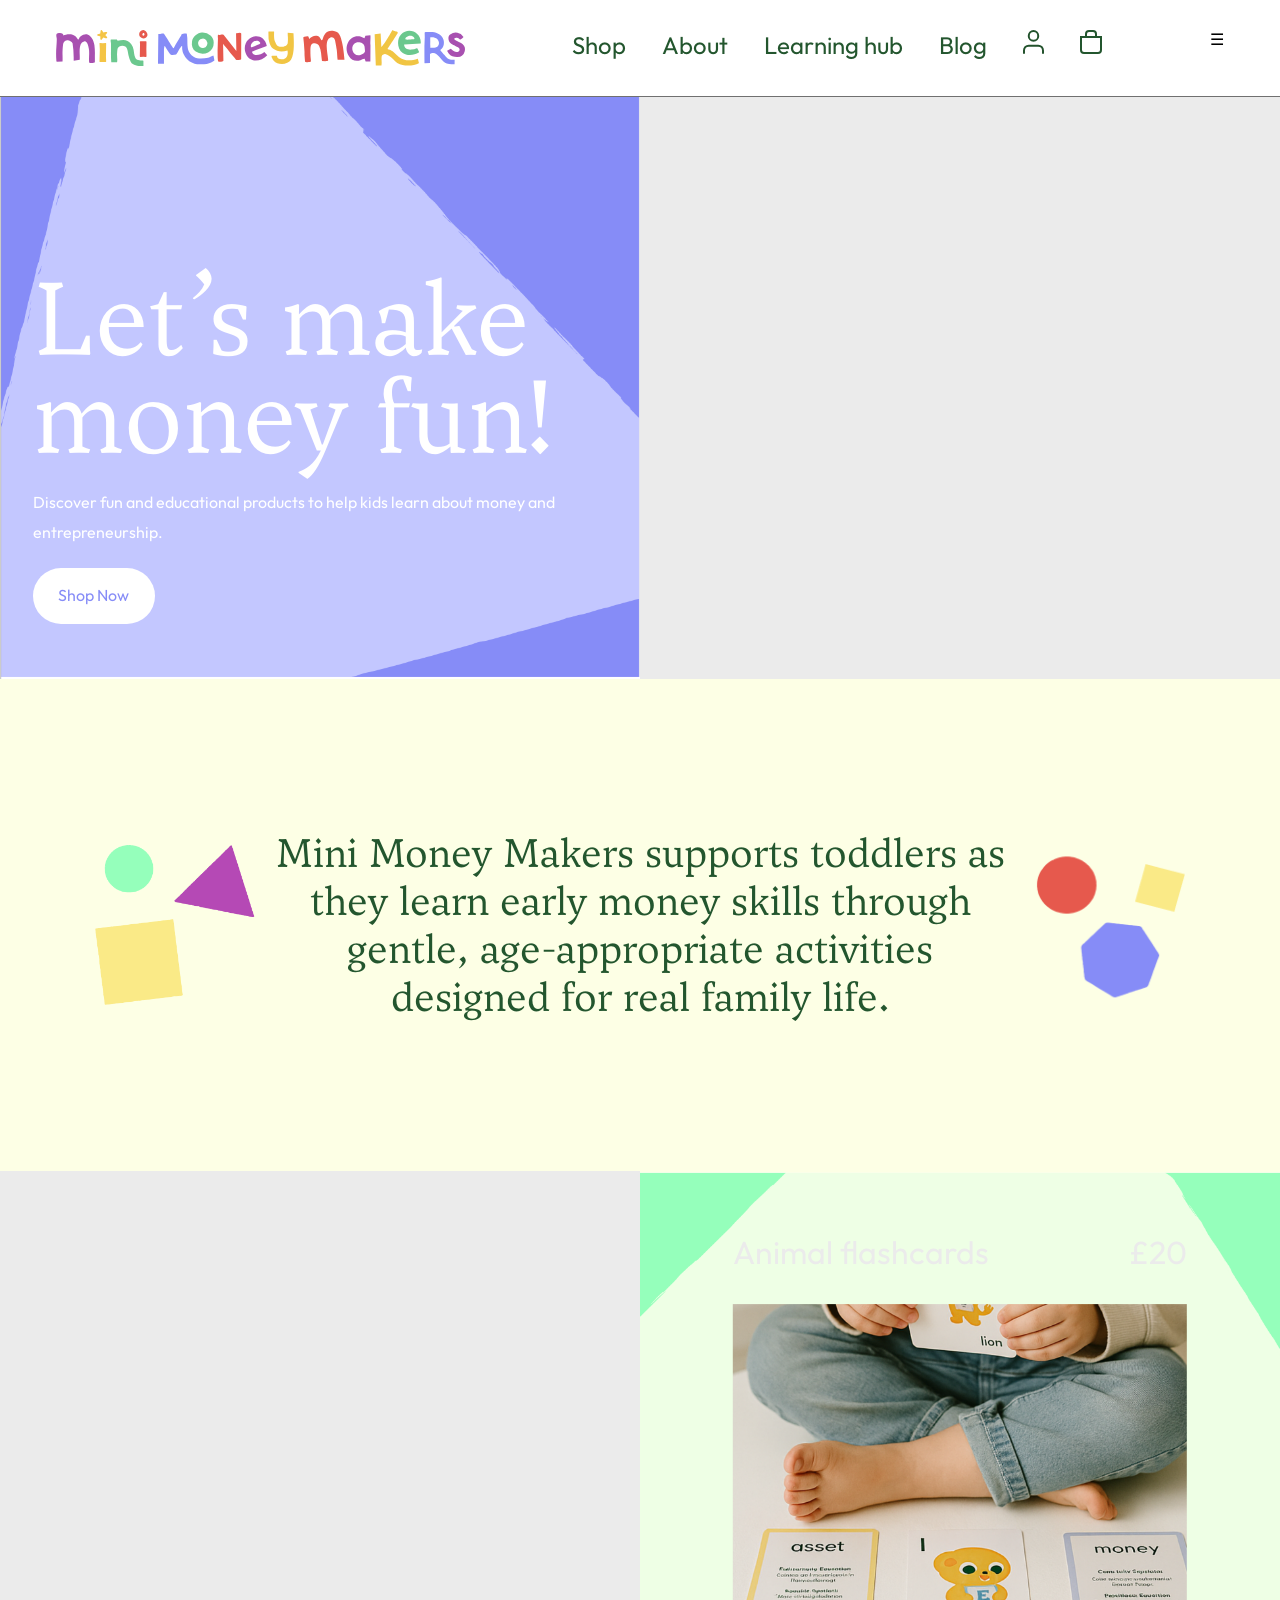
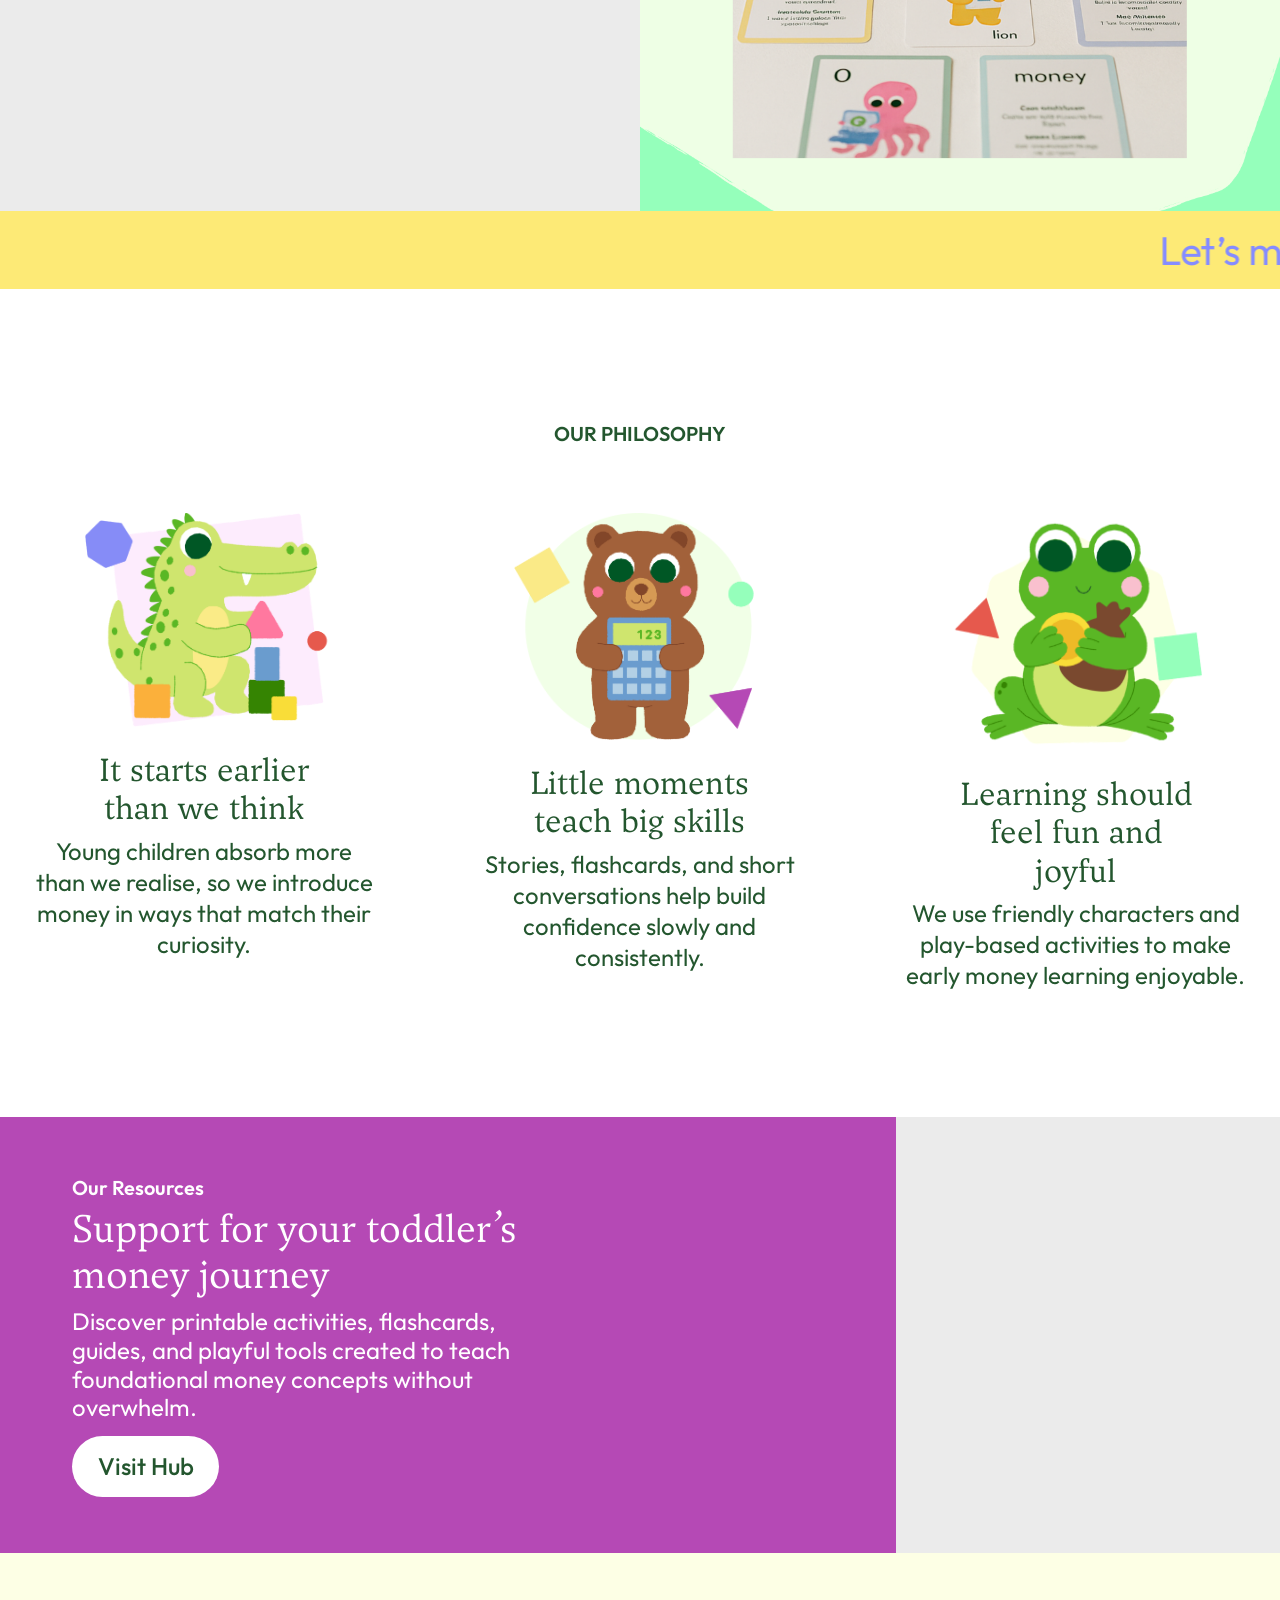
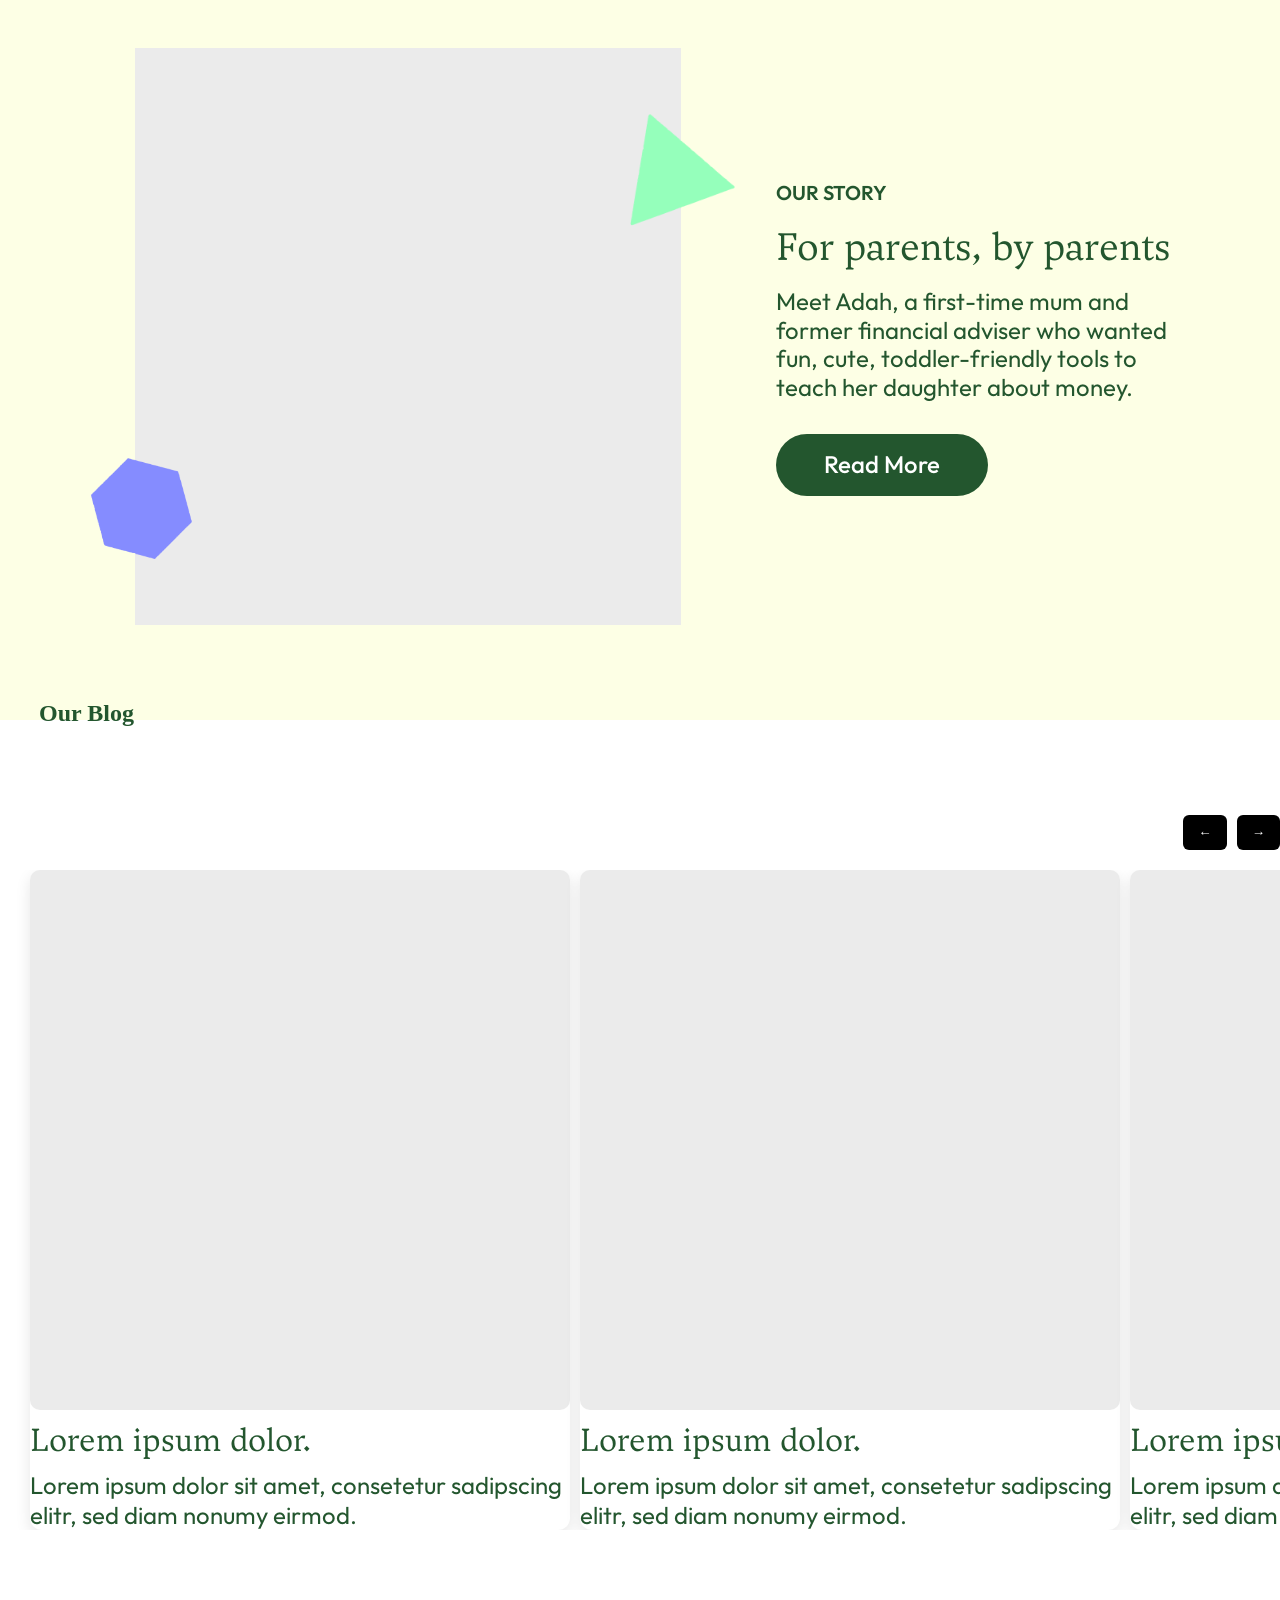
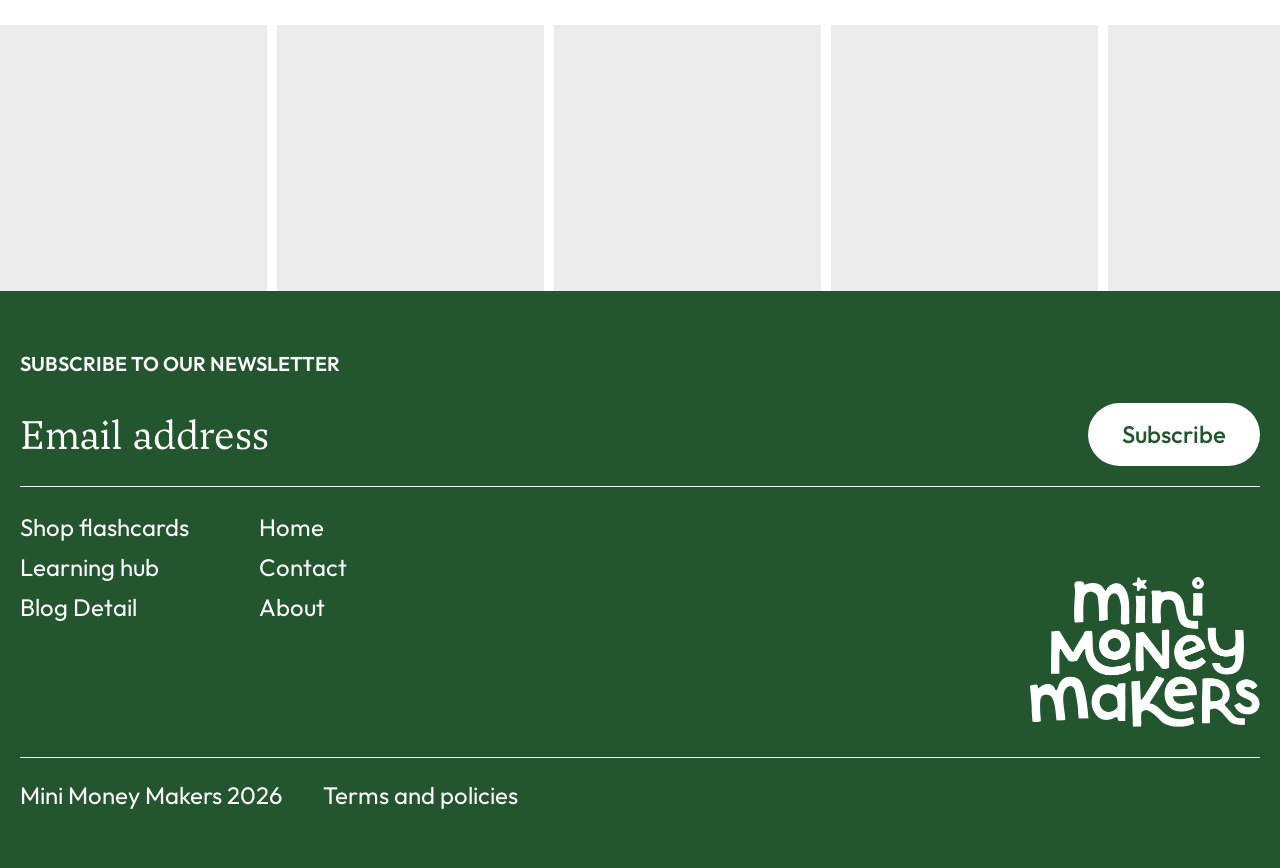
<file: index.html>
<!DOCTYPE html>
<html lang="en">
<head>
    <meta charset="UTF-8">
    <meta name="viewport" content="width=device-width, initial-scale=1.0">
    <title>Mini Money Makers</title>
    <link rel="stylesheet" href="./css/style.css">
</head>
<body>
    <!-- Header -->
    <div id="header"></div>
    <!-- hero Banner Section -->
    <section class="hero-banner">
        <div class="hero-content">
            <img src="./images/top image.PNG" alt="Hero background image">
            <div class="content">
                <h1>Let’s make money fun!</h1>
                <p>Discover fun and educational products to help kids learn about money and entrepreneurship.</p>
                <a href="/shop" class="cta-button">Shop Now</a>
            </div>
        </div>
        <div class="hero-right-img">
            <img src="./images/top-side-image.png" alt="new side baner image">
        </div>
    </section>

    <!-- about Section -->
    <section class="main-about-section">
        <div class="main-about-wrapper">
            <img class="left-img" src="./images/text-1.png" alt="text one image">
            <div class="content">
                <p>Mini Money Makers supports toddlers as they learn early money skills through gentle, age-appropriate activities designed for real family life.</p>
            </div>
            <img class="right-img" src="./images/text-2.png" alt="text two image">
        </div>
    </section>

    <!-- Product Section -->
     <section class="section-product">
        <img class="left-image" src="./images/product-side-image.png" alt="">
        <div class="section-product-details">
            <div class="bg-img">
                <img src="./images/product-bg.PNG" alt="">
            </div>
            <div class="section-product-info">
                <div class="price-name">
                    <p class="name">Animal flashcards</p>
                    <p class="price">£20</p>
                </div>
                <img src="./images/product-image.png" alt="product image">
            </div>
        </div>
     </section>
     <!-- marqee Section -->
    <marquee behavior="" direction="">
        <span>Let’s make money fun!</span>
        <span>Let’s make money fun!</span>
        <span>Let’s make money fun!</span>
        <span>Let’s make money fun!</span>
        <span>Let’s make money fun!</span>
        <span>Let’s make money fun!</span>
    </marquee>
    <!-- our philosophy -->
     <section class="our-philosophy">
        <div class="container">
            <h2>Our Philosophy</h2>
            <div class="philosophy-feature">
                <div class="feature-item">
                    <img src="./images/our-ph-1.png" alt="Feature 1">
                    <h3>It starts earlier than we think</h3>
                    <p>Young children absorb more than we realise, so we introduce money in ways that match their curiosity.</p>
                </div>
                <div class="feature-item">
                    <img src="./images/our-ph-2.png" alt="Feature 2">
                    <h3>Little moments teach big skills</h3>
                    <p>Stories, flashcards, and short conversations help build confidence slowly and consistently.</p>
                </div>
                <div class="feature-item">
                    <img src="./images/our-ph3.png" alt="Feature 3">
                    <h3>Learning should feel fun and joyful</h3>
                    <p>We use friendly characters and play-based activities to make early money learning enjoyable.</p>
                </div>
            </div>
        </div>
     </section>
     <!-- Our Resources Section -->
      <section class="our-resources">
        <div class="resources-wrapper">
            <div class="content-wrapper">
                <h2>Our Resources</h2>
                <div class="content-detail">
                    <h3>Support for your toddler’s money journey</h3>
                    <p>Discover printable activities, flashcards, guides, and playful tools created to teach foundational money concepts without overwhelm.</p>
                </div>
                <div class="cta-button">
                    <a href="#">Visit Hub</a>
                </div>
            </div>
            <div class="image-wrapper">
                <img src="./images/our-resources-side-image.png" alt="Resources image">
            </div>
        </div>
      </section>
      <!-- our Story -->
       <section class="our-story">
        <div class="our-story-wrapper">
            <img class="our-story-right-img" src="./images/our-story-right-side.png" alt="">
            <img class="our-story-left-img" src="./images/our-story-left-side.png" alt="">
            <div class="image-area">
                <img src="./images/our-story-main-img.png" alt="Our story image">
            </div>
            <div class="content-area">
                <h2>Our Story</h2>
                <h3>For parents, by parents</h3>
                <p>Meet Adah, a first-time mum and former financial adviser who wanted fun, cute, toddler-friendly tools to teach her daughter about money.</p>
                <a href="#">Read More</a>
            </div>
        </div>
       </section>
       <!-- our blog section -->
        <section class="our-blog">
            <h2>Our Blog</h2>
                <!-- Controls -->
            <div class="slider-controls">
                <button id="prev">←</button>
                <button id="next">→</button>
            </div>
            <div class="blog-wrapper">
                <div class="blog-items">
                    <div class="blog-item">
                        <img src="./images/blog-post-image.png" alt="">
                        <h3>Lorem ipsum dolor.</h3>
                        <p>Lorem ipsum dolor sit amet, consetetur sadipscing elitr, sed diam nonumy eirmod.</p>
                    </div>
                    <div class="blog-item">
                        <img src="./images/blog-post-image.png" alt="">
                        <h3>Lorem ipsum dolor.</h3>
                        <p>Lorem ipsum dolor sit amet, consetetur sadipscing elitr, sed diam nonumy eirmod.</p>
                    </div>
                    <div class="blog-item">
                        <img src="./images/blog-post-image.png" alt="">
                        <h3>Lorem ipsum dolor.</h3>
                        <p>Lorem ipsum dolor sit amet, consetetur sadipscing elitr, sed diam nonumy eirmod.</p>
                    </div>
                    <div class="blog-item">
                        <img src="./images/blog-post-image.png" alt="">
                        <h3>Lorem ipsum dolor.</h3>
                        <p>Lorem ipsum dolor sit amet, consetetur sadipscing elitr, sed diam nonumy eirmod.</p>
                    </div>
                    <div class="blog-item">
                        <img src="./images/blog-post-image.png" alt="">
                        <h3>Lorem ipsum dolor.</h3>
                        <p>Lorem ipsum dolor sit amet, consetetur sadipscing elitr, sed diam nonumy eirmod.</p>
                    </div>
                    <div class="blog-item">
                        <img src="./images/blog-post-image.png" alt="">
                        <h3>Lorem ipsum dolor.</h3>
                        <p>Lorem ipsum dolor sit amet, consetetur sadipscing elitr, sed diam nonumy eirmod.</p>
                    </div>
                </div>
            </div>
        </section>
        <!-- our instagram feed -->
         <section class="instagram-feed">
            <div class="insta-feed-wrapper">
                <div class="insta-img">
                    <img src="./images/instagram-story-img.png" alt="">
                </div>
                <div class="insta-img">
                    <img src="./images/instagram-story-img.png" alt="">
                </div>
                <div class="insta-img">
                    <img src="./images/instagram-story-img.png" alt="">
                </div>
                <div class="insta-img">
                    <img src="./images/instagram-story-img.png" alt="">
                </div>
                <div class="insta-img">
                    <img src="./images/instagram-story-img.png" alt="">
                </div>
                <div class="insta-img">
                    <img src="./images/instagram-story-img.png" alt="">
                </div>
                <div class="insta-img">
                    <img src="./images/instagram-story-img.png" alt="">
                </div>
                <div class="insta-img">
                    <img src="./images/instagram-story-img.png" alt="">
                </div>
                <div class="insta-img">
                    <img src="./images/instagram-story-img.png" alt="">
                </div>
            </div>
         </section>
         <!-- Footer -->
         <div id="footer"></div>
    <script src="./js/script.js"></script>
</body>
</html>
</file>
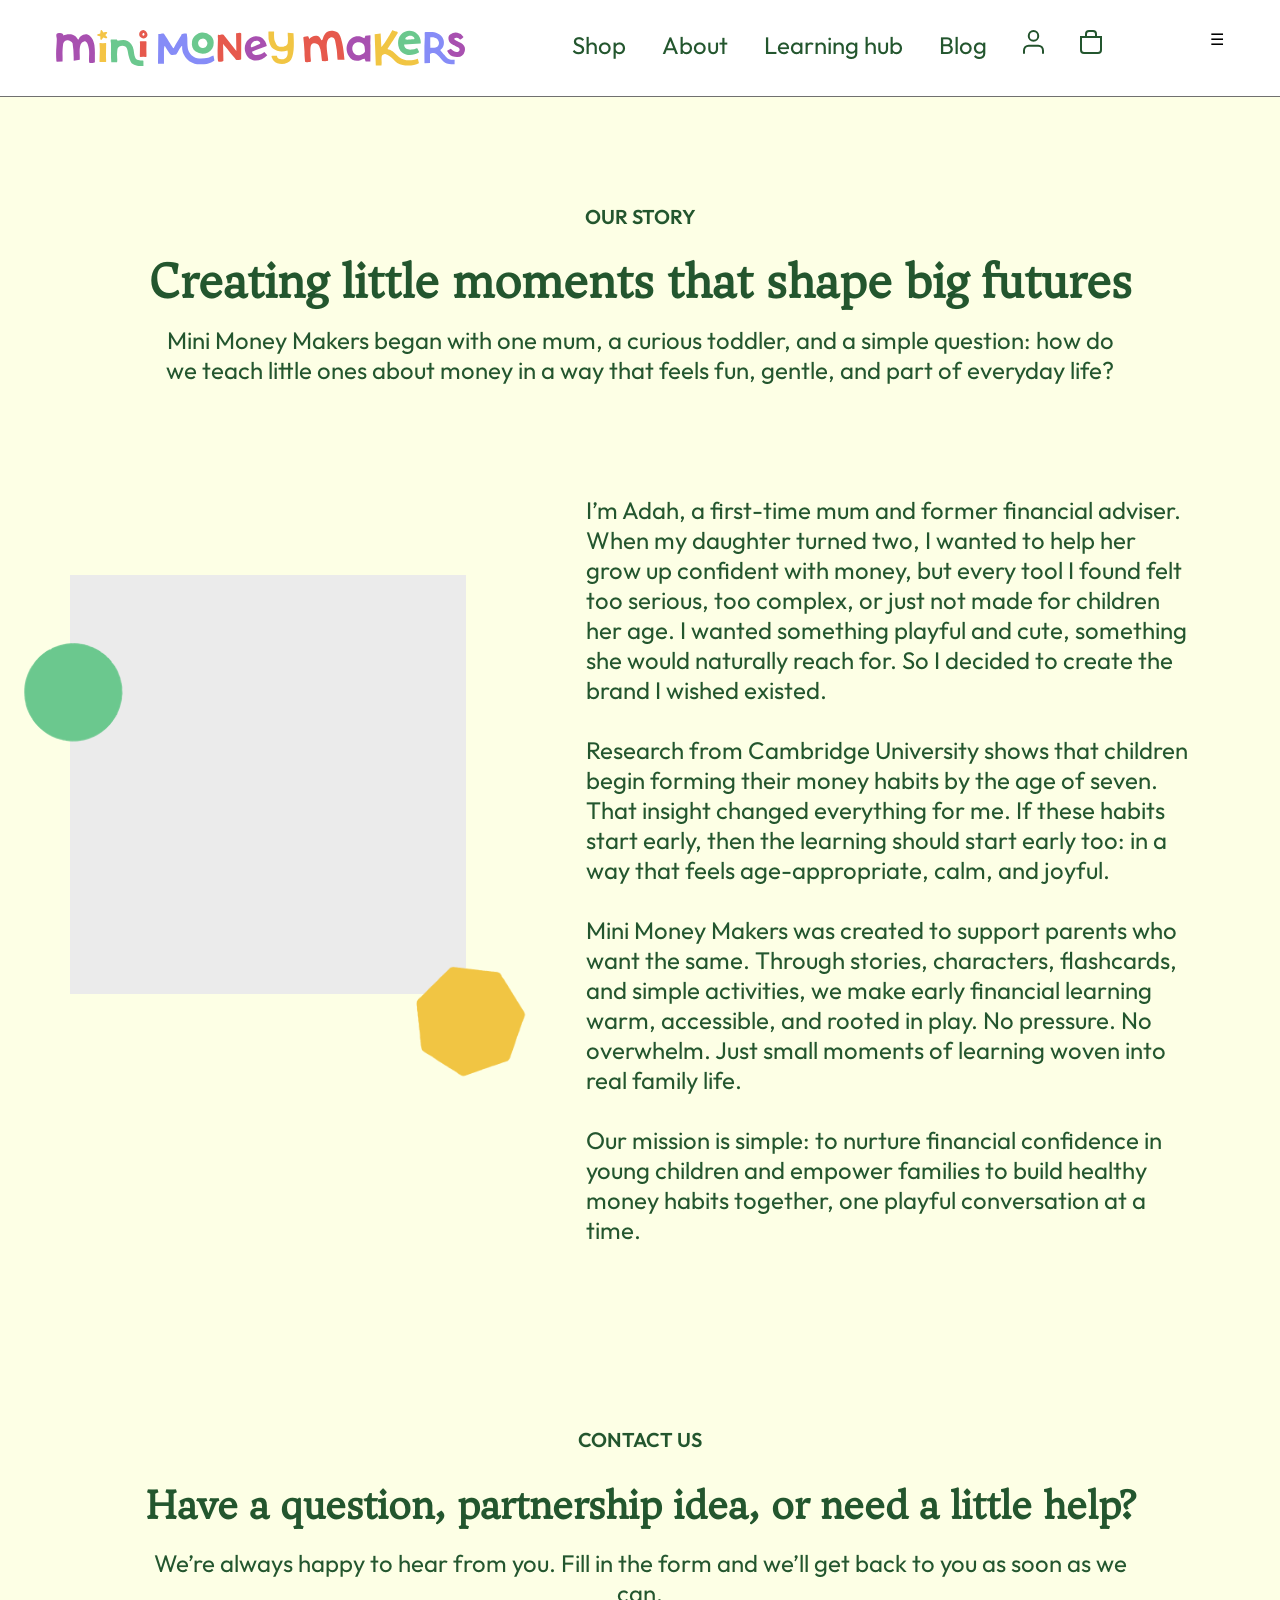
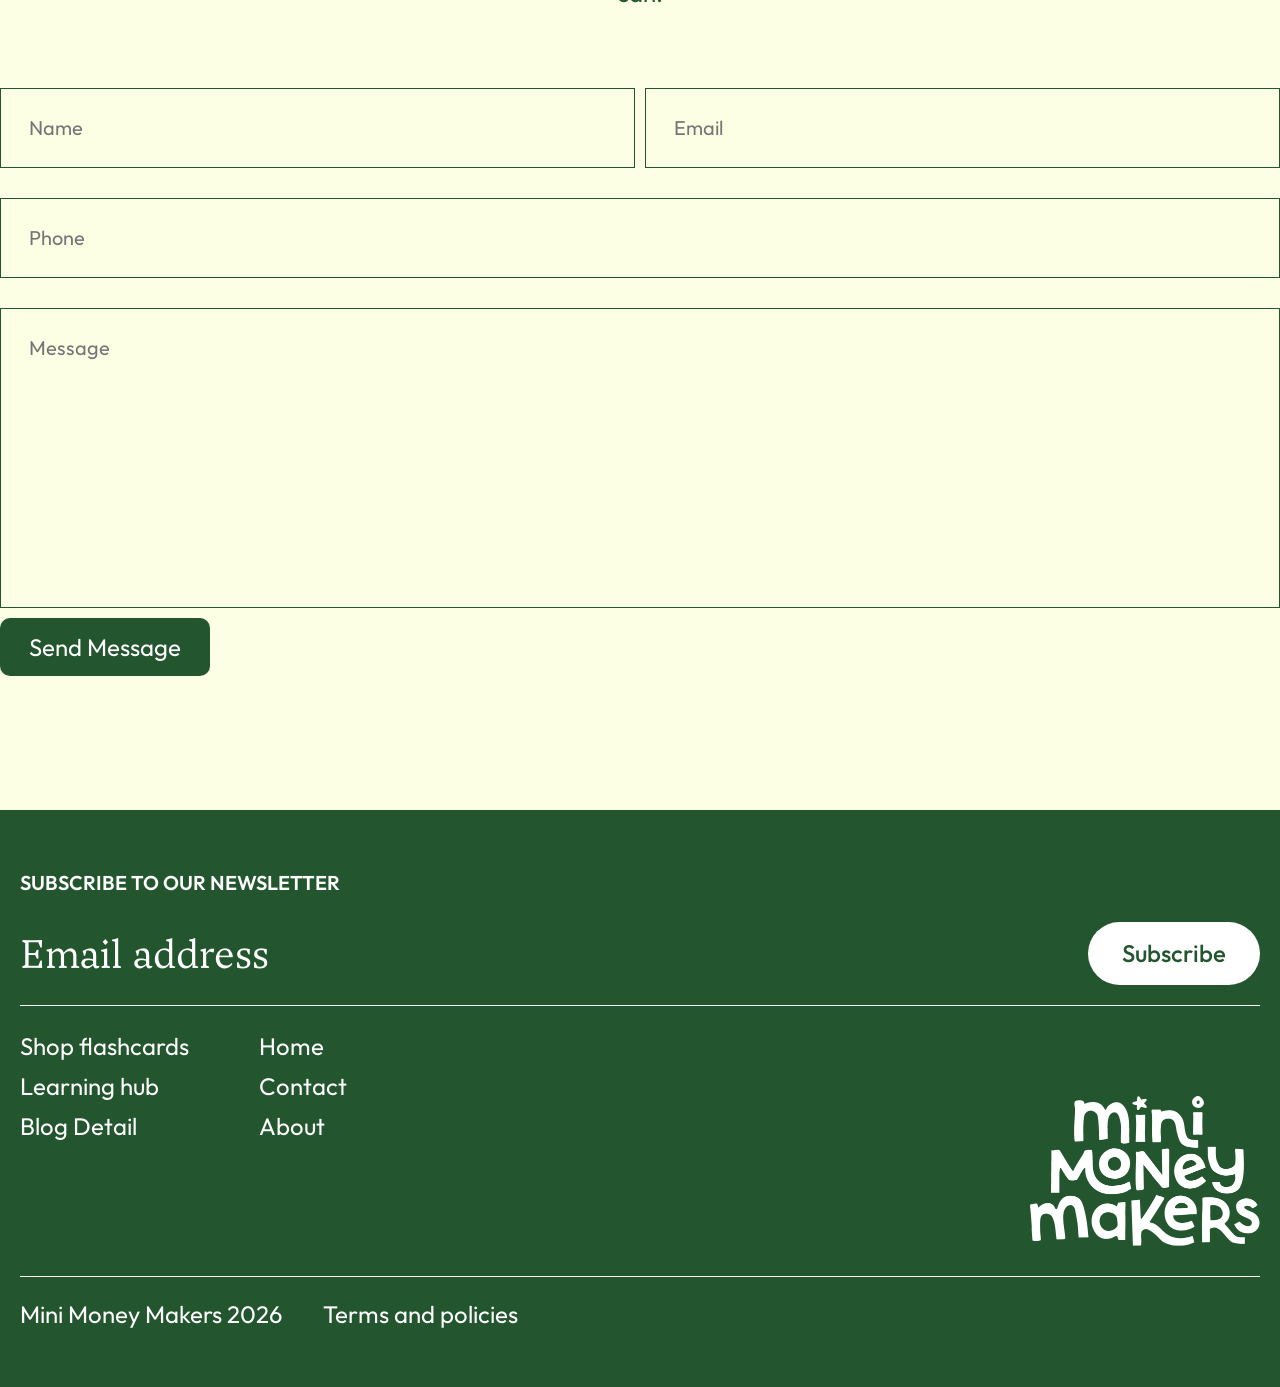
<file: about.html>
<!DOCTYPE html>
<html lang="en">
<head>
    <meta charset="UTF-8">
    <meta name="viewport" content="width=device-width, initial-scale=1.0">
    <title>About Page</title>
    <link rel="stylesheet" href="./css/style.css">
</head>
<body>
    <!-- Header -->
    <div id="header"></div>
    <!-- main content -->
     <section class="main-content">
        <div class="about-container">
            <h1>Our Story</h1>
            <h3>Creating little moments that shape big futures</h3>
            <p>Mini Money Makers began with one mum, a curious toddler, and a simple question: how do we teach little ones about money in a way that feels fun, gentle, and part of everyday life?</p>
        </div>
     </section>
     <!-- about image and right content -->
      <section class="image-content">
        <div class="image-content__wrapper">
            <div class="about-image">
                <img class="left-icon-img" src="./images/our-about-left-side.png" alt="">
                <img class="main-img" src="./images/our-about-main-img.png" alt="about image">
                <img class="right-icon-img" src="./images/our-about-right-side.png" alt="">
            </div>
            <div class="right-content">
                <p>I’m Adah, a first-time mum and former financial adviser. When my daughter turned two, I wanted to help her grow up confident with money, but every tool I found felt too serious, too complex, or just not made for children her age. I wanted something playful and cute, something she would naturally reach for. So I decided to create the brand I wished existed.</p>
                <p>Research from Cambridge University shows that children begin forming their money habits by the age of seven. That insight changed everything for me. If these habits start early, then the learning should start early too: in a way that feels age-appropriate, calm, and joyful.</p>
                <p>Mini Money Makers was created to support parents who want the same. Through stories, characters, flashcards, and simple activities, we make early financial learning warm, accessible, and rooted in play. No pressure. No overwhelm. Just small moments of learning woven into real family life.</p>
                <p>Our mission is simple: to nurture financial confidence in young children and empower families to build healthy money habits together, one playful conversation at a time.</p>
            </div>
        </div>
      </section>
      <!-- main content -->
      <section class="contact-us">
            <div class="contact-us-container">
                <h1>Contact us</h1>
                <h3>Have a question, partnership idea, or need a little help?</h3>
                <p>We’re always happy to hear from you. Fill in the form and we’ll get back to you as soon as we can.</p>
            </div>
        </section>
        <!-- contact form -->
        <section class="contact-form">
            <form action="#" method="post" class="contact-form__wrapper">
                <div class="input-group">
                    <input type="text" name="name" placeholder="Name" required>
                    <input type="email" name="email" placeholder="Email" required>
                </div>
                <input type="tel" name="Phone" id="phone" placeholder="Phone" required>
                <textarea name="message" placeholder="Message" required></textarea>
                <button type="submit">Send Message</button>
            </form>
        </section>
    <!-- Footer -->
    <div id="footer"></div>
    <script src="./js/script.js"></script>
</body>
</html>
</file>
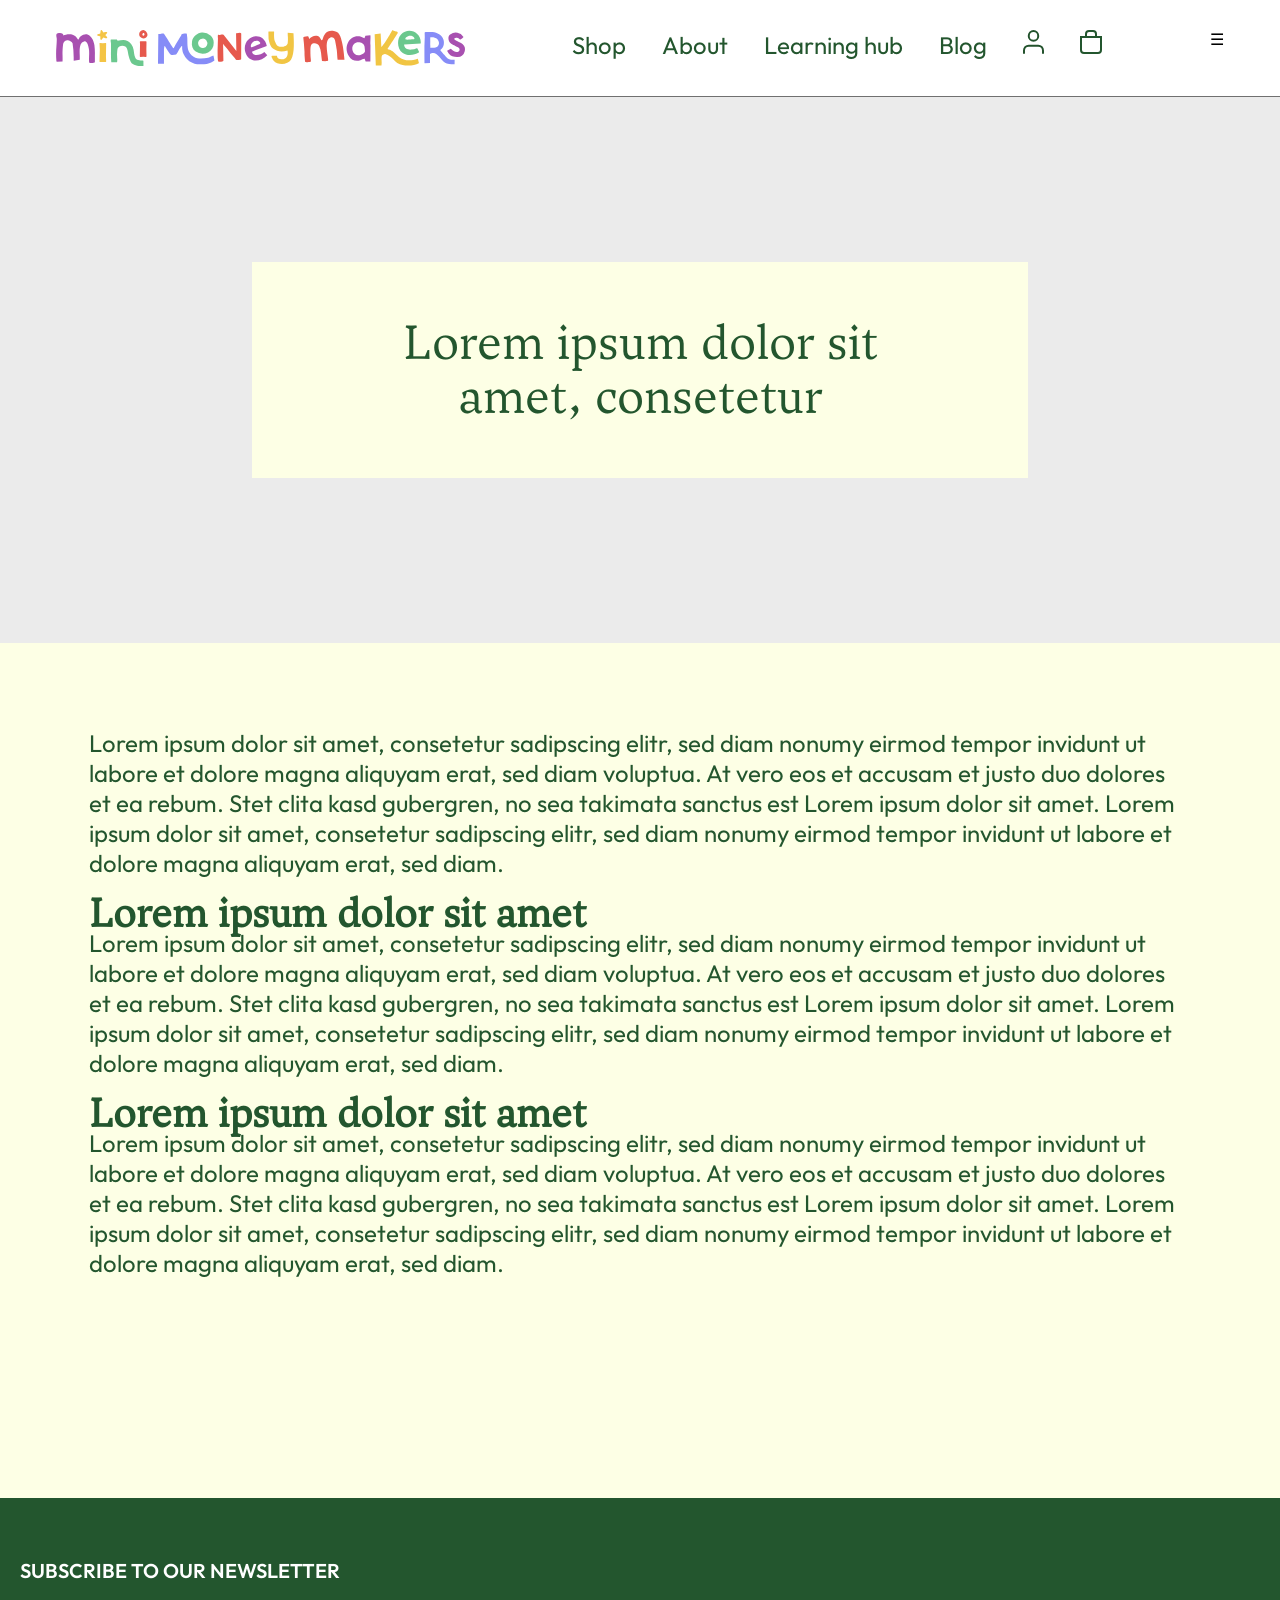
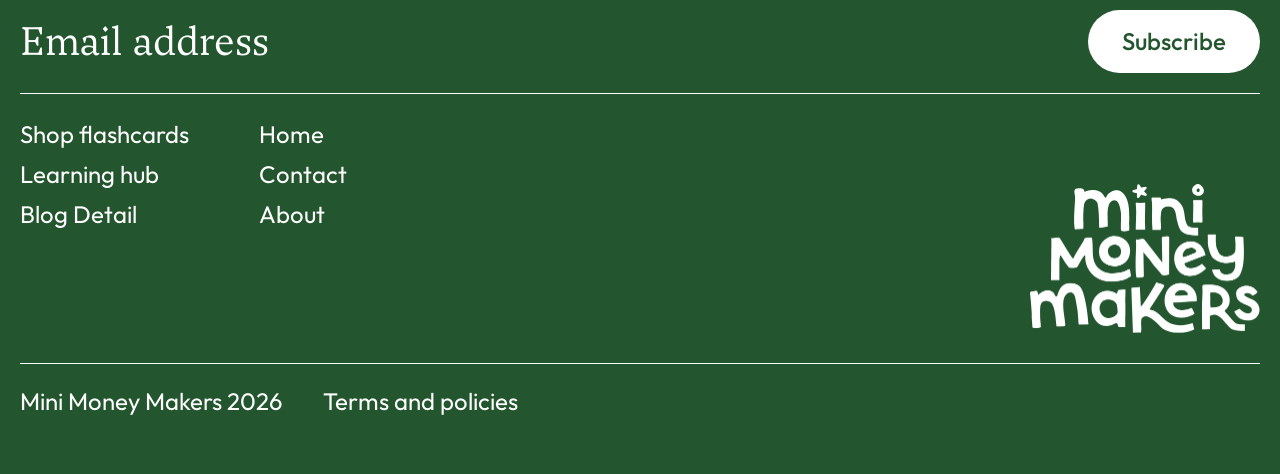
<file: blog-detail.html>
<!DOCTYPE html>
<html lang="en">
<head>
    <meta charset="UTF-8">
    <meta name="viewport" content="width=device-width, initial-scale=1.0">
    <title>blog Detail Page</title>
    <link rel="stylesheet" href="./css/style.css">
</head>
<body>
    <!-- Header -->
    <div id="header"></div>
    <section class="blog-detail-header">
        <img src="./images/blog-detail-banner.png" alt="Blog Details Banners">
        <div class="blog-detail-heading">
            <h1>Lorem ipsum dolor sit amet, consetetur</h1>
        </div>
    </section>
    <section class="blog-detail-content">
        <div class="blog-detail-content__wrapper">
            <div class="content">
                <p>Lorem ipsum dolor sit amet, consetetur sadipscing elitr, sed diam nonumy eirmod tempor invidunt ut labore et dolore magna aliquyam erat, sed diam voluptua. At vero eos et accusam et justo duo dolores et ea rebum. Stet clita kasd gubergren, no sea takimata sanctus est Lorem ipsum dolor sit amet. Lorem ipsum dolor sit amet, consetetur sadipscing elitr, sed diam nonumy eirmod tempor invidunt ut labore et dolore magna aliquyam erat, sed diam.</p>
            </div>
            <div class="content">
                <h2>Lorem ipsum dolor sit amet</h2>
                <p>Lorem ipsum dolor sit amet, consetetur sadipscing elitr, sed diam nonumy eirmod tempor invidunt ut labore et dolore magna aliquyam erat, sed diam voluptua. At vero eos et accusam et justo duo dolores et ea rebum. Stet clita kasd gubergren, no sea takimata sanctus est Lorem ipsum dolor sit amet. Lorem ipsum dolor sit amet, consetetur sadipscing elitr, sed diam nonumy eirmod tempor invidunt ut labore et dolore magna aliquyam erat, sed diam.</p>
            </div>
            <div class="content">
                <h2>Lorem ipsum dolor sit amet</h2>
                <p>Lorem ipsum dolor sit amet, consetetur sadipscing elitr, sed diam nonumy eirmod tempor invidunt ut labore et dolore magna aliquyam erat, sed diam voluptua. At vero eos et accusam et justo duo dolores et ea rebum. Stet clita kasd gubergren, no sea takimata sanctus est Lorem ipsum dolor sit amet. Lorem ipsum dolor sit amet, consetetur sadipscing elitr, sed diam nonumy eirmod tempor invidunt ut labore et dolore magna aliquyam erat, sed diam.</p>
            </div>
        </div>
    </section>
    <!-- Footer -->
    <div id="footer"></div>
    <script src="./js/script.js"></script>
</body>
</html>
</file>
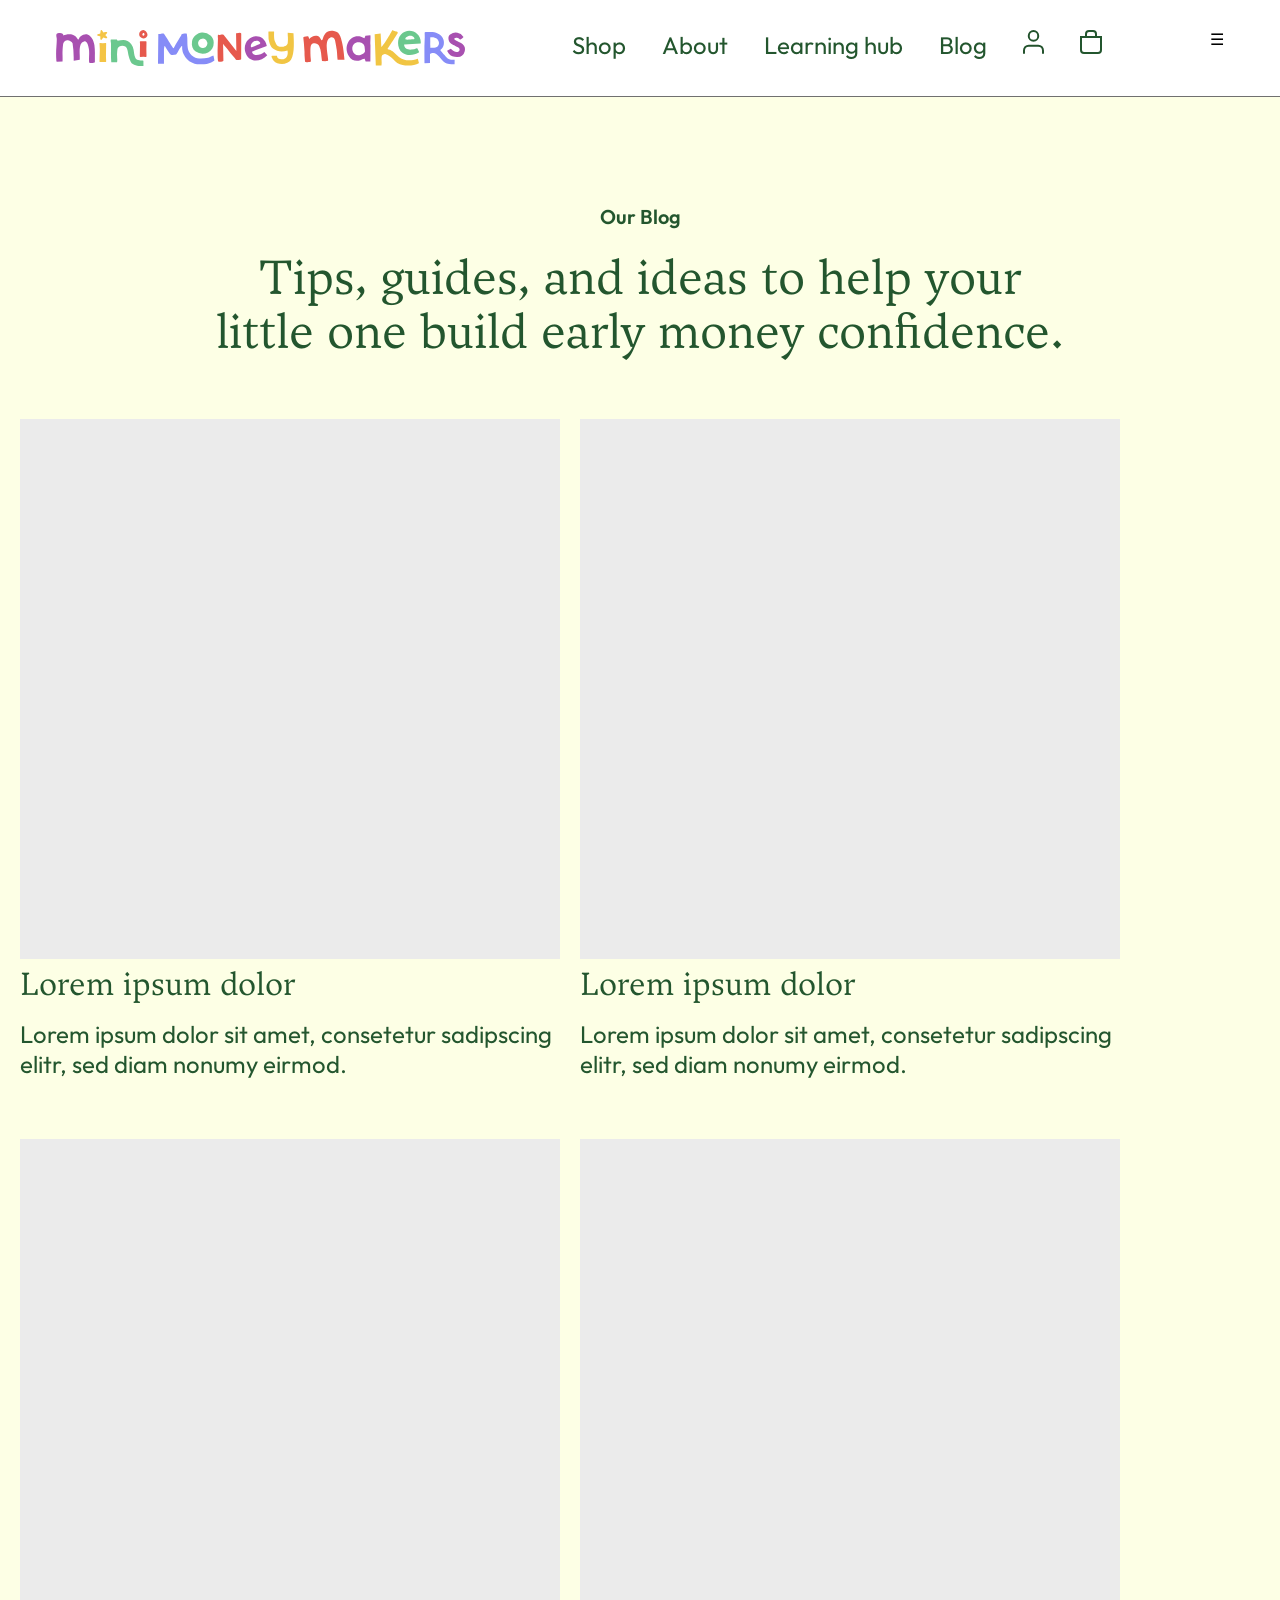
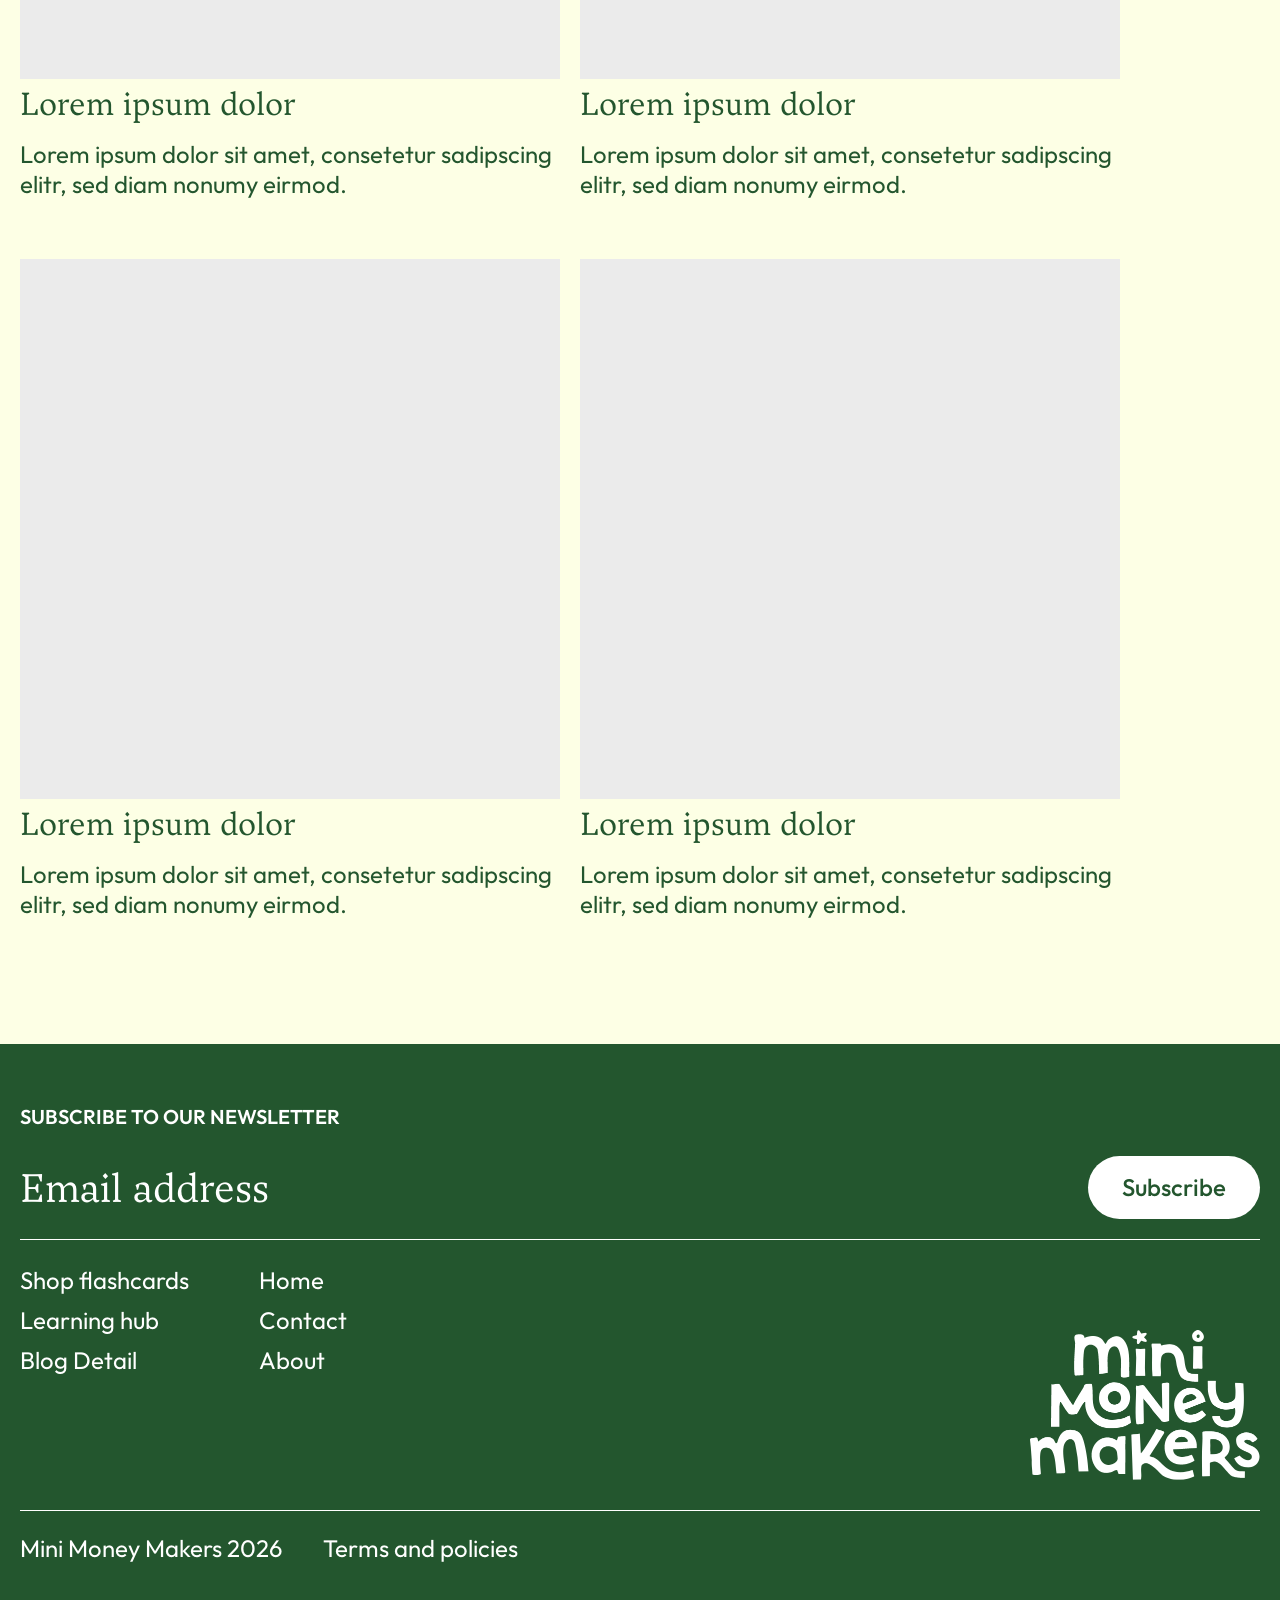
<file: blog.html>
<!DOCTYPE html>
<html lang="en">
<head>
    <meta charset="UTF-8">
    <meta name="viewport" content="width=device-width, initial-scale=1.0">
    <title>Blog Page</title>
    <link rel="stylesheet" href="./css/style.css">
</head>
<body>
    <!-- Header -->
    <div id="header"></div>
    <section class="our-blog-page">
        <div class="blog-container">
            <div class="blog-page-info">
                <h2>Our Blog</h2>
                <p>Tips, guides, and ideas to help your little one build early money confidence.</p>
            </div>
            <div class="blog-posts">
                <div class="blog-post">
                    <img src="./images/blog-post-image.png" alt="Blog Post 1">
                    <h3>Lorem ipsum dolor</h3>
                    <p>Lorem ipsum dolor sit amet, consetetur sadipscing elitr, sed diam nonumy eirmod.</p>
                </div>
                <div class="blog-post">
                    <img src="./images/blog-post-image.png" alt="Blog Post 2">
                    <h3>Lorem ipsum dolor</h3>
                    <p>Lorem ipsum dolor sit amet, consetetur sadipscing elitr, sed diam nonumy eirmod.</p>
                </div>
                <div class="blog-post">
                    <img src="./images/blog-post-image.png" alt="Blog Post 3">
                    <h3>Lorem ipsum dolor</h3>
                    <p>Lorem ipsum dolor sit amet, consetetur sadipscing elitr, sed diam nonumy eirmod.</p>
                </div>
                <div class="blog-post">
                    <img src="./images/blog-post-image.png" alt="Blog Post 4">
                    <h3>Lorem ipsum dolor</h3>
                    <p>Lorem ipsum dolor sit amet, consetetur sadipscing elitr, sed diam nonumy eirmod.</p>
                </div>
                <div class="blog-post">
                    <img src="./images/blog-post-image.png" alt="Blog Post 5">
                    <h3>Lorem ipsum dolor</h3>
                    <p>Lorem ipsum dolor sit amet, consetetur sadipscing elitr, sed diam nonumy eirmod.</p>
                </div>
                <div class="blog-post">
                    <img src="./images/blog-post-image.png" alt="Blog Post 6">
                    <h3>Lorem ipsum dolor</h3>
                    <p>Lorem ipsum dolor sit amet, consetetur sadipscing elitr, sed diam nonumy eirmod.</p>
                </div>
            </div>
        </div>
    </section>
    
    <!-- Footer -->
    <div id="footer"></div>
    <script src="./js/script.js"></script>
</body>
</html>
</file>
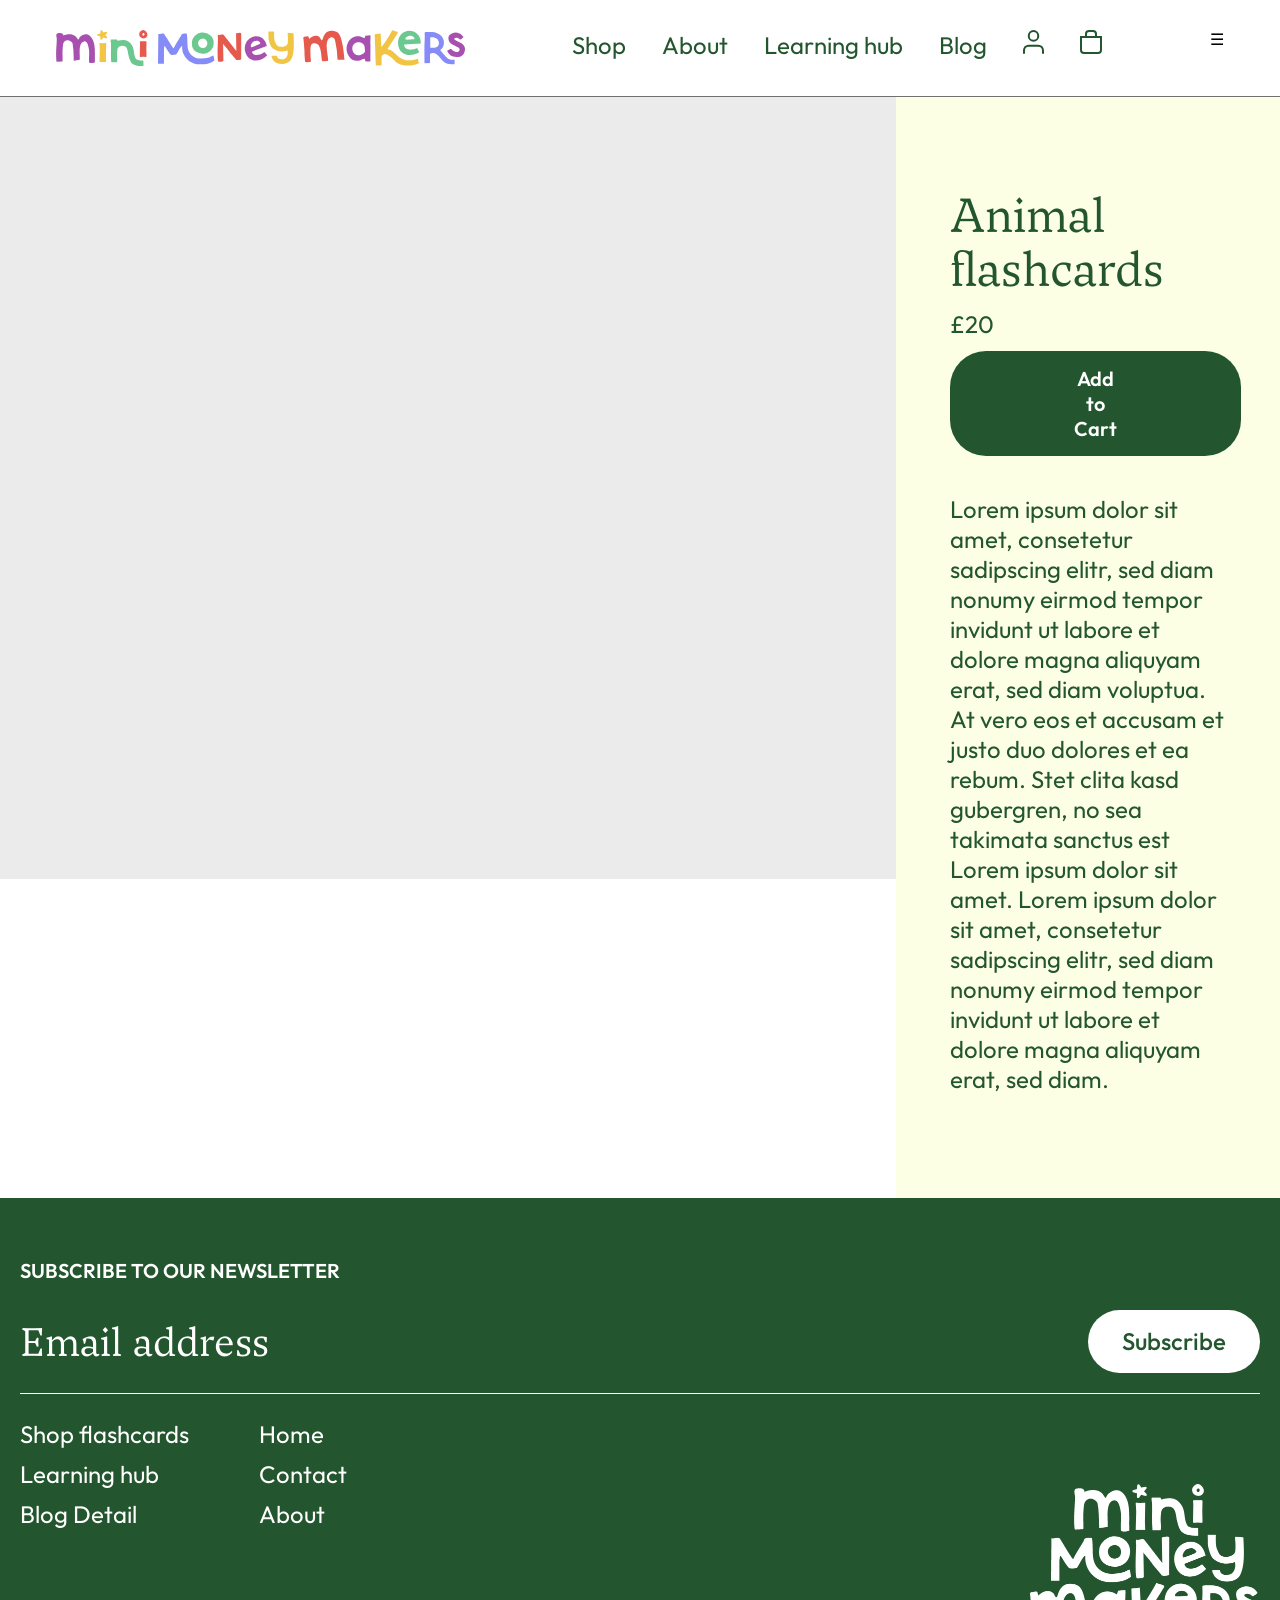
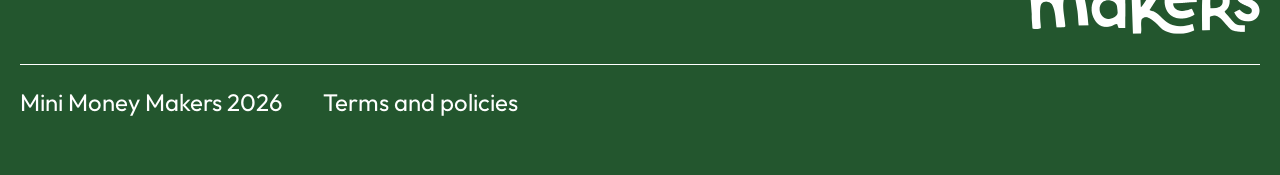
<file: product.html>
<!DOCTYPE html>
<html lang="en">
<head>
    <meta charset="UTF-8">
    <meta name="viewport" content="width=device-width, initial-scale=1.0">
    <title>Product Page</title>
    <link rel="stylesheet" href="./css/style.css">
</head>
<body>
    <!-- Header -->
    <div id="header"></div>
    <section class="product-details">
        <div class="product-details__wrapper">
            <div class="product-image">
                <img src="./images/main-product-imag.png" alt="Product Image">
            </div>
            <div class="product-info">
                <h1>Animal flashcards</h1>
                <p>£20</p>
                <div class="action-btn">
                    <button class="add-to-cart-btn">Add to Cart</button>
                </div>
                <p>Lorem ipsum dolor sit amet, consetetur sadipscing elitr, sed diam nonumy eirmod tempor invidunt ut labore et dolore magna aliquyam erat, sed diam voluptua. At vero eos et accusam et justo duo dolores et ea rebum. Stet clita kasd gubergren, no sea takimata sanctus est Lorem ipsum dolor sit amet. Lorem ipsum dolor sit amet, consetetur sadipscing elitr, sed diam nonumy eirmod tempor invidunt ut labore et dolore magna aliquyam erat, sed diam.</p>
            </div>
        </div>
    </section>

    <!-- Footer -->
    <div id="footer"></div>
    <script src="./js/script.js"></script>
</body>
</html>
</file>
<file: css/style.css>
/* Fonts */
@font-face {
  font-family: 'Outfit-Regular';
  src: url('../fonts/Outfit-Regular.woff2') format('woff2'),
       url('../fonts/Outfit-Regular.woff') format('woff');
  font-weight: 400;
  font-display: swap;
  font-style: normal;
}
@font-face {
  font-family: 'Outfit-Medium';
  src: url('../fonts/Outfit-Medium.woff2') format('woff2'),
       url('../fonts/Outfit-Medium.woff') format('woff');
  font-weight: 500;
  font-display: swap;
  font-style: normal;
}
@font-face {
  font-family: 'Outfit-SemiBold';
  src: url('../fonts/Outfit-SemiBold.woff2') format('woff2'),
       url('../fonts/Outfit-SemiBold.woff') format('woff');
  font-weight: 600;
  font-display: swap;
  font-style: normal;
}
@font-face {
  font-family: 'Neco-Regular';
  src: url('../fonts/Neco-Regular.woff2') format('woff2'),
       url('../fonts/Neco-Regular.woff') format('woff');
  font-weight: 400;
  font-display: swap;
  font-style: normal;
}
@font-face {
  font-family: 'Neco-Medium';
  src: url('../fonts/Neco-Medium.woff2') format('woff2'),
       url('../fonts/Neco-Medium.woff') format('woff');
  font-weight: 500;
  font-display: swap;
  font-style: normal;
}
@font-face {
  font-family: 'Neco-Bold';
  src: url('../fonts/Neco-Bold.woff2') format('woff2'),
       url('../fonts/Neco-Bold.woff') format('woff');
  font-weight: 700;
  font-display: swap;
  font-style: normal;
}
/* variables */
:root {
    /* site colors */
    --section-bg-color-1: #FDFFE5;
    --section-bg-color-2: #B549B5;
    --text-color-white: #ffffff;
    --text-color-green:#23562E;
    /* site font fmaily */
    --font-family-section-title: 'Outfit-SemiBold', sans-serif;
    --font-family-heading: 'Neco-Regular', sans-serif;
    --font-family-body: 'Outfit-Regular', sans-serif;
    --font-family-button: 'Outfit-Medium', sans-serif;
    --font-family-input: 'Outfit-Regular', sans-serif;
    /* Header */
    --header-bg-color: #FFFFFF;
    --header-menu-color: #23562E;
    --header-menu-font-family: 'Outfit-Regular', sans-serif;
    /* footer */
    --footer-bg-color: #23562E;
    --footer-text-color: #FFFFFF;
    --footer-heading-family: 'Outfit-SemiBold', sans-serif;
    --footer-email-family: 'Neco-Regular', sans-serif;
    --footer-menu-family: 'Outfit-Regular', sans-serif;
    --footer-btn-family: 'Outfit-Medium', sans-serif;


}
* {
    margin:0;
    padding:0;
    box-sizing: border-box;
}
/* container */
.container {
    max-width:1400px;
    width: 100%;
    margin: 0 auto;
    padding: 0 20px;

}
/******* 
 Header 
********/
header {
    background-color: var(--header-bg-color);
    padding: 30px 56px;
    display: flex;
    flex-wrap: wrap;
    justify-content: space-between;
    border-bottom: 1px solid #707070;
}
/* logo */
header .logo {
  /* max-width: 435px; */
  max-width: min(435px, 35%);
  width: 100%;
}
header .logo a {
  display: block;
}
header .logo a img {
  display: block;
  width: 100%;
  height: auto;
}
/* menu */
header .main-nav {
  /* max-width: 530px; */
  max-width: min(530px, 60%);
  width:100%;
}
header .main-nav ul {
  display: flex;
  flex-wrap: wrap;
  justify-content: space-between;
}
header .main-nav ul li {
  list-style: none;
}
header .main-nav ul li a {
  text-decoration: none;
  color: var(--header-menu-color);
  font-family: var(--header-menu-font-family);
  /* font-size: 24px; */
  font-size: clamp(20px, 2vw, 24px);
}
/*********** 
 Header Sidebar
************/
/* HIDE CHECKBOX */
#header #menuToggle{
  display:none;
}
#header .menu-btn
/* OVERLAY */
#header .overlay{
  position:fixed;
  inset:0;
  background:rgba(0,0,0,0.5);
  opacity:0;
  pointer-events:none;
  transition:.3s;
  z-index: 1;
}
#header#menuToggle:checked ~ .overlay{
  opacity:1;
  pointer-events:all;
}
/* SIDEBAR */
#header .sidebar{
  position:fixed;
  top:0;
  left:0;
  width:270px;
  height:100vh;
  background:#14532d;
  color:white;
  transform:translateX(-100%);
  transition:.4s ease;
  padding:20px;
  display:flex;
  flex-direction:column;
  gap:18px;
  z-index: 2;
}
#header #menuToggle:checked ~ .sidebar{
  transform:translateX(0);
}
/*********** 
 hero banner 
************/
.hero-banner {
  display: flex;
  flex-wrap: wrap;
}
.hero-banner .hero-content {
  width: 50%;
  position: relative;
  /* new method */
    /* display: flex;
    align-items: end; */
}
.hero-banner .hero-content img {
  display: block;
  width: 100%;
  height: auto;
  /* new mothed */
    /* position: absolute;
    inset: 0;
    object-fit: cover;
    z-index: 1; */
}
.hero-banner .hero-content .content {
  position: absolute;
  bottom: 6%; /* we can use 60px */
  left: 2%; /* we can use 60px */
  z-index:1;
  padding: 20px;

  /* new mothed */
    /* z-index: 2;
    position: relative;
    padding: 55px; */
}
.hero-banner .hero-content .content h1 {
  font-family: var(--font-family-heading);
  /* font-size: 165px; */
  font-size: clamp(30px, calc(9.5vw - 18px), 165px);
  font-weight: 400;
  /* line-height: 148px; */
  line-height: clamp(60px, 7.71vw, 148px);
  color: var(--text-color-white);
  margin-bottom: 20px;
}
.hero-banner .hero-content .content p {
    font-family: 'Outfit-Regular';
    /* font-size: 24px; */
    font-size: clamp(14px, 1.25vw, 24px);
    font-weight: 400;
    line-height: 30px;
    color: #ffffff;
    margin-bottom: 21px;
}
.hero-banner .hero-content .content a.cta-button {
    display: inline-block;
    text-decoration: none;
    font-family: 'Outfit-Regular';
    /* font-size: 24px; */
    font-size: clamp(14px, 1.25vw, 24px);
    line-height: 35px;
    color: #868CF7;
    background-color: #ffffff;
    padding: clamp(10px, 0.8vw, 14px) clamp(18px, 2vw, 34px);
    /* padding: 14px 34px; */
    border-radius: 36px;
}
/* side image hero banner */
.hero-right-img {
  width: 50%;
}
.hero-right-img img {
  display: block;
  width: 100%;
  height: 100%;
}

/************
 About Section 
*************/
.main-about-section {
    background-color: var(--section-bg-color-1);
    color: var(--text-color-green);
    padding: 150px 0;
    position: relative;

}
.main-about-section .main-about-wrapper {
    max-width: 1190px;
    width: 100%;
    margin: 0 auto;
    display: flex;
    padding: 0 50px;
    gap: 20px;
    justify-content: center;
    align-items: center;
    text-align: center;
}
.main-about-section .content {
    max-width: 730px;
    width: 100%;
    text-align: center;
    font-family: var(--font-family-heading);
    font-size: 40px;
    font-weight: 400;
    line-height: 48px;
}
.main-about-section img.left-img {
    max-width: 160px;
    width: 100%;
    height: 160px;
    display: block;
    /* position: absolute;
    top: 50%;
    left: 25%;
    transform: translate(-25%, -50%); */
}
.main-about-section img.right-img {
    max-width: 160px;
    width: 100%;
    height: 160px;
    display: block;
    /* position: absolute;
    top: 50%;
    right: 21%;
    transform: translate(-21%, -50%); */
}
/************
 Product Section 
*************/
.section-product {
  display: flex;
}
.section-product .left-image {
    width: 50%;
}
.section-product .left-image img {
    display: block;
    width: 100%;
    height: 100%;
    object-fit: cover;
}
.section-product .section-product-details {
    width: 50%;
    position: relative;
}
.section-product .section-product-details .bg-img {
  height: 100%;
}
.section-product .section-product-details img {
    display: block;
    width: 100%;
    height: 100%;
    object-fit: cover;
}
.section-product .section-product-details .section-product-info {
    /* max-width: 690px; */
    max-width: min(690px, 71%);
    width: 100%;
    position: absolute;
    top: 50%;
    left: 50%;
    transform: translate(-50%, -50%);
}

.section-product .section-product-details .section-product-info img {
    display: block;
    width: 100%;
}
.section-product .section-product-details .price-name {
    display: flex;
    justify-content: space-between;
    padding: 10px 0;
    font-family: 'Outfit-Regular';
    /* font-size: 40px;
    line-height: 48px; */
    font-size: clamp(20px, 2.5vw, 40px);
    line-height: clamp(28px, 3vw, 48px);
    font-weight: 400;
    margin-bottom: 23px;
    color: #EBEBEB;
}

/************
 Marquee Section 
*************/
marquee {
    background-color: #FDEA76;
    color: #858CFF;
    padding: 15px 0;
    font-family: var(--font-family-body);
    font-size: 40px;
    font-weight: 400;
    line-height: 48px;
}
marquee span {
    margin: 0 50px;
}
/************
 Our Philosophy Section 
*************/
.our-philosophy {
  padding: 126px 0;
  color: var(--text-color-green);
}
.our-philosophy h2 {
  text-align: center;
  text-transform: uppercase;
  font-family: var(--font-family-section-title);
  font-size: 20px;
  font-weight: 600;
  line-height: 29px;
  margin-bottom: 65px;
}
.our-philosophy .philosophy-feature {
  display: flex;
  flex-wrap: wrap;
  justify-content: space-between;
}
.our-philosophy .feature-item {
  /* width: 30%; */
  /* max-width: 388px; */
  /* width: 100%; */
  max-width: min(388px, 29.7%);
  text-align: center;
  padding: 0 10px;
}
.our-philosophy .feature-item img {
  /* max-width: 267px; */
  /* width: 100%; */
  max-width: min(267px, 72.6%);
  margin: 0 auto;
  display: block;
  margin-bottom: 24px;
}
.our-philosophy .feature-item h3 {
  font-family: var(--font-family-heading);
  /* font-size: 32px; */
  font-size: clamp(24px, 3vw, 32px);
  font-weight: 400;
  line-height: 1.2;
  margin-bottom: 8px;
  padding: 0 54px;
}
.our-philosophy .feature-item p {
  font-family: var(--font-family-body);
  /* font-size: 24px; */
  font-size: clamp(18px, 2vw, 24px);
  font-weight: 400;
  line-height: 1.3;
}
/************
 Our Resource Section 
*************/
.our-resources .resources-wrapper {
    display: flex;
    flex-wrap: wrap;
}
.our-resources .resources-wrapper .content-wrapper {
    background-color: var(--section-bg-color-2);
    color: var(--text-color-white);
    width: 70%;
}
.our-resources .resources-wrapper .image-wrapper {
    width: 30%;
}
.our-resources .resources-wrapper .image-wrapper img {
  display: block;
  width: 100%;
  height: 100%;
  object-fit: cover;
}
.our-resources .content-wrapper {
    padding: 56px 72px;
    display: flex;
    flex-direction: column;
    justify-content: space-between;
}
.our-resources .content-wrapper h2 {
    font-family: var(--font-family-section-title);
    font-size: 20px;
    font-weight: 600;
    line-height: 29px;
    color: var(--text-color-white);
}
.our-resources .content-wrapper .content-detail {
  max-width: 445px;
  width: 100%;
}
.our-resources .content-wrapper .content-detail h3 {
    font-family: var(--font-family-heading);
    /* font-size: 40px; */
    font-size: clamp(24px, 3vw, 40px);
    font-weight: 400;
    line-height: 1.2;
    margin-bottom: 9px;

}
.our-resources .content-wrapper .content-detail p {
    font-family: var(--font-family-body);
    /* font-size: 24px; */
    font-size: clamp(18px, 2vw, 24px);
    font-weight: 400;
    line-height: 1.2;
}
.our-resources .content-wrapper .cta-button {
  display: flex;
  align-items: center;
  margin-top: 10px;
}
.our-resources .content-wrapper a {
    /* width: 14%; */
    /* display: inline-block; */
    text-decoration: none;
    font-family: var(--font-family-button);
    font-size: clamp(18px, 2vw, 24px);
    line-height: 1.4;
    color: var(--text-color-green);
    background-color: var(--text-color-white);
    /* padding: 14px 34px; */
    padding:  clamp(7px, 2vw, 14px) clamp(18px, 2vw, 34px);
    border-radius: 36px;
}

/************
 Our Story Section 
*************/
.our-story {
    background-color: var(--section-bg-color-1);
    color: var(--text-color-green);
    padding: 95px 0;
    position: relative;
}
.our-story .our-story-wrapper {
  max-width: 1160px;
  width: 100%;
  margin: 0 auto;
  display: flex;
  flex-wrap: wrap;
  position: relative;
}
.our-story .image-area {
  width: 60%;
  display: flex;
  justify-content: center;
}
.our-story .image-area img {
  display: block;
  max-width: min(546px, 79%);
  /* max-width: 546px; */
  width: 100%;
  height: auto;
}
.our-story .our-story-wrapper .our-story-right-img {
  position: absolute;
  top: 15%;
  right: 40%;
  transform: translate(-15%, -30%);
  /* width: 138px; */
  width: min(138px, 12%);
}
.our-story .our-story-wrapper .our-story-left-img {
  position: absolute;
  top: 75%;
  left: 10%;
  transform: translate(-75%, -30%);
  width: min(138px, 12%);
  /* width: 138px; */
}
.our-story .content-area {
  width: 40%;
  padding: 0 20px;
  display: flex;
  flex-direction: column;
  justify-content: center;
}
.our-story .content-area h2 {
    font-family: var(--font-family-section-title);
    font-size: 20px;
    font-weight: 600;
    line-height: 29px;
    text-transform: uppercase;
    margin-bottom: 17px;
}
.our-story .content-area h3 {
    font-family: var(--font-family-heading);
    font-size: clamp(24px, 3vw, 40px);
    line-height: 1.2;
    /* font-size: 40px; */
    /* line-height: 44px; */
    font-weight: 400;
    margin-bottom: 17px;
}
.our-story .content-area p {
    font-family: var(--font-family-body);
    font-size: clamp(18px, 2vw, 24px);
    line-height: 1.2;
    /* font-size: 24px; */
    /* line-height: 30px; */
    font-weight: 400;
    margin-bottom: 32px;
}
.our-story .content-area a {
    width: 50%;
    display: inline-block;
    text-decoration: none;
    font-family: var(--font-family-button);
    color: var(--text-color-white);
    background-color: var(--text-color-green);
    padding: clamp(7px, 2vw, 14px) clamp(18px, 2vw, 34px);
    font-size: clamp(18px, 2vw, 24px);
    line-height: 1.4;
    text-align: center;
    /* font-size: 24px;
    line-height: 35px; */
    /* padding: 14px 34px; */
    border-radius: 36px;
}
/************
 Our Blog Section 
*************/
.our-blog {
    padding: 95px 0;
    color: var(--text-color-green);
    position: relative;
}
.our-blog h2 {
    position: absolute;
    top: -20px;
    left: 20px;
    transform: translate(20%, 0%);
}
.our-blog .blog-wrapper {
  overflow: auto;
  scroll-behavior: smooth;
  scrollbar-width: none;
}
.our-blog .blog-wrapper .blog-items {
  display: flex;
  gap: 10px;
  margin-left: 30px;
}
.our-blog .blog-wrapper .blog-item {
    max-width: 540px;
    background: #fff;
    border-radius: 12px;
    /* padding: 15px; */
    box-shadow: 0 5px 15px rgba(0,0,0,0.1);
    flex-shrink: 0;
    transition: 0.3s;
}
.our-blog .blog-wrapper .blog-item:hover {
    transform: translateY(-5px);
}
.our-blog .blog-wrapper .blog-item h3 {
    font-family: var(--font-family-heading);
    font-size: 32px;
    font-weight: 400;
    line-height: 60px;
}
.our-blog .blog-wrapper .blog-item p {
    font-family: 'Outfit-Regular';
    font-size: 24px;
    font-weight: 400;
    line-height: 30px;
}

.our-blog .blog-wrapper .blog-item img {
  width: 100%;
  display: block;
  border-radius: 10px;
}
/* scroll buttons */
.slider-controls {
    display: flex;
    justify-content: flex-end;
    gap: 10px;
    margin-bottom: 20px;
}
.slider-controls button {
    padding: 10px 15px;
    border: none;
    background: black;
    color: white;
    cursor: pointer;
    border-radius: 6px;
}

/************
 instagram feed Section 
*************/
.instagram-feed {

}
.instagram-feed  .insta-feed-wrapper {
    display: flex;
    gap: 10px;
    overflow: auto;
    scroll-behavior: smooth;
    scrollbar-width: none;
}
.instagram-feed .insta-img {
    max-width: 267px;
    width:100%;
    flex-shrink: 0;
}
.instagram-feed .insta-feed-wrapper img {
    display: block;
    width: 100%;
    height: auto;
}
/*********************************************************************
                              About PAge 
**********************************************************************/
/************
 main Content Section 
*************/
.about-container {
    max-width: 1045px;
    width: 100%;
    margin: 0 auto;
    padding: 0 20px;
}
.main-content {
    padding: 105px 0 50px 0;
    background-color: #FDFFE5;
    color: var(--text-color-green);
}
.main-content h1 {
  text-align: center;
  font-family: var(--font-family-section-title);
  font-size: 20px;
  line-height: 29px;
  margin-bottom: 24px;
  text-transform: uppercase;
}
.main-content h3 {
  text-align: center;
  font-family: var(--font-family-heading);
  font-size: 48px;
  line-height: 54px;
  margin-bottom: 16px;
}
.main-content p {
  text-align: center;
  font-family: var(--font-family-body);
  font-size: 24px;
  line-height: 30px;
  margin-bottom: 10px;
  padding: 0 25px;
}
/************
 image Content Section 
*************/
.image-content__wrapper{
    max-width: 1474px;
    width: 100%;
    margin: 0 auto;
    padding: 0 20px;
    display: flex;
    flex-wrap: wrap;
    /* gap: 52px; */
}
.image-content {
  padding: 50px 0;
  background-color: #FDFFE5;
  color: var(--text-color-green);
}
.image-content .about-image {
  width: 40%;
  position: relative;
}
.image-content .about-image .main-img {
  display: block;
  width: 100%;
  height: auto;
  padding: 80px 50px;
}
.image-content .about-image .left-icon-img {
  position: absolute;
  top: 20%;
  left: -2%;
  transform: translate(-4%, -20%);
  width: 138px;
}
.image-content .about-image .right-icon-img {
  position: absolute;
  top: 60%;
  right: -6%;
  transform: translate(-6%, -10%);
  width: 138px;
}
.image-content .right-content {
  width: 60%;
  padding: 0 70px;
}
.image-content .right-content p {
    font-family: 'Outfit-Regular';
    font-size: 24px;
    font-weight: 400;
    line-height: 30px;
    margin-bottom: 30px;
}
/************
 main Content Section 
*************/
.contact-us-container {
    max-width: 1045px;
    width: 100%;
    margin: 0 auto;
    padding: 0 10px;
}
.contact-us {
    padding: 100px 0 50px 0;
    background-color: #FDFFE5;
    color: var(--text-color-green);
}
.contact-us h1 {
  text-align: center;
  font-family: var(--font-family-section-title);
  font-size: 20px;
  line-height: 29px;
  margin-bottom: 24px;
  text-transform: uppercase;
}
.contact-us h3 {
  text-align: center;
  font-family: var(--font-family-heading);
  font-size: 40px;
  line-height: 54px;
  margin-bottom: 16px;
}
.contact-us p {
  text-align: center;
  font-family: var(--font-family-body);
  font-size: 24px;
  line-height: 30px;
  margin-bottom: 10px;
  padding: 0 2px;
}
/************
 Form Section 
*************/
.contact-form {
  padding: 20px 0 134px 0;
  background-color: #FDFFE5;
  color: var(--text-color-green);
}
.contact-form form {
  max-width: 1474px;
  width: 100%;
  margin: 0 auto;
  display: flex;
  flex-direction: column;
  gap: 10px;
}
.contact-form .input-group {
  display: flex;
  gap: 10px;
  margin-bottom: 20px;
}
.contact-form .input-group input {
  width: 100%;
}
.contact-form input {
  padding: 24px 28px;
  border: 1px solid #23562E;
  background-color: #FDFFE5;
  outline: none;
  font-family: 'Outfit-Regular';
  font-size: 20px;
  font-weight: 400;
  line-height: 30px;
}
.contact-form input[type="tel"] {
  margin-bottom: 20px;
}
.contact-form textarea {
  padding: 24px 28px;
  background-color: #FDFFE5;
  border: 1px solid #23562E;
  min-height: 300px;
  resize: none;
  outline: none;
  font-family: 'Outfit-Regular';
  font-size: 20px;
  font-weight: 400;
  line-height: 30px;
}
.contact-form input:focus,
.contact-form textarea:focus {
  box-shadow: 0 0 5px #23562E;
  transition: 0.3s;
}
.contact-form button{
    max-width: 210px;
    width: 100%;
    padding: 14px 24px;
    border-radius: 10px;
    background-color: #23562E;
    border: none;
    color: #fff;
    font-family: 'Outfit-Regular';
    font-size: 24px;
    font-weight: 500;
}
/*********************************************************************
                              Product Page 
**********************************************************************/
/************
 product page Section 
*************/
.product-details {
  width: 100%;
}
.product-details .product-details__wrapper {
  display: flex;
  flex-direction: row;
  flex-wrap: wrap;
}
.product-details .product-image {
    width: 70%;
}
.product-details .product-image img {
    display: block;
    width: 100%;
    height: auto;
}
.product-details .product-info {
    width: 30%;
    padding: 92px 54px;
    background-color: var(--section-bg-color-1);
    color: var(--text-color-green);
}
.product-details .product-info h1 {
    font-family: 'Neco-Regular';
    font-size: 48px;
    font-weight: 400;
    line-height: 54px;
    margin-bottom: 12px;
}
.product-details .product-info p {
    font-family: 'Outfit-Regular';
    font-size: 24px;
    font-weight: 400;
    line-height: 30px;
    margin-bottom: 12px;
}
.product-details .action-btn {
    width: 100%;
}
.product-details .action-btn button.add-to-cart-btn {
    background-color: #23562E;
    color: #ffffff;
    font-family: 'Outfit-SemiBold';
    font-size: 20px;
    font-weight: 500;
    padding: 15px 124px;
    margin-bottom: 38px;
    border-radius: 36px;
    outline: none;
    border: none;
}
.product-details .product-info p {
    font-family: 'Outfit-Regular';
    font-size: 24px;
    font-weight: 400;
    line-height: 30px;
    margin-bottom: 12px;
}
/*********************************************************************
                              Blog Page 
**********************************************************************/
/************
 blog page Section 
*************/
.our-blog-page {
  background-color: var(--section-bg-color-1);
  color: var(--text-color-green);
  padding: 105px 0 125px 0;
}
.blog-container {
  max-width: 1700px;
  width: 100%;
  margin: 0 auto;
  padding: 0 20px;
}
.our-blog-page .blog-page-info {
  text-align: center;
}
.our-blog-page .blog-page-info h2 {
  font-family: var(--footer-heading-family);
  font-size: 20px;
  font-weight: 500;
  line-height: 29px;
  margin-bottom: 20px;
}
.our-blog-page .blog-page-info p {
  max-width: 870px;
  width: 100%;
  margin: 0 auto;
  font-family: var(--font-family-heading);
  font-size: 48px;
  font-weight: 400;
  line-height: 54px;
  margin-bottom: 60px;
}
.our-blog-page .blog-posts {
  display: flex;
  flex-wrap: wrap;
  gap: 60px 20px;
}
.our-blog-page .blog-posts .blog-post {
  max-width: 540px;
  width: 100%;
}
.our-blog-page .blog-posts .blog-post img {
    display: block;
    width: 100%;
    height: auto;
}
.our-blog-page .blog-posts .blog-post h3 {
    font-family: var(--font-family-heading);
    font-size: 32px;
    font-weight: 400;
    line-height: 50px;
    margin-bottom: 10px;
}
.our-blog-page .blog-posts .blog-post p {
    font-family: 'Outfit-Regular';
    font-size: 24px;
    font-weight: 400;
    line-height: 30px;
}
/*********************************************************************
                              Blog Details Page 
**********************************************************************/
/************
 blog Header Section 
*************/
.blog-detail-header {
    max-width: 1920px;
    width: 100%;
    /* min-height: 818px; */
    position: relative;
}
.blog-detail-header img {
    display: block;
    width: 100%;
    height: auto;
}
.blog-detail-header .blog-detail-heading {
    max-width: 776px;
    width: 100%;
    padding: 54px 83px;
    position: absolute;
    top: 50%;
    left: 50%;
    transform: translate(-50%, -50%);
    text-align: center;
    color: var(--text-color-green);
    background-color: var(--section-bg-color-1);
}
.blog-detail-header .blog-detail-heading h1 {
    font-family: var(--font-family-heading);
    font-size: 48px;
    font-weight: 400;
    line-height: 54px;
}
/************
Blog Detail Content Section 
*************/
section.blog-detail-content {
    background-color: var(--section-bg-color-1);
    padding: 85px 0 200px 0;
}
section.blog-detail-content .blog-detail-content__wrapper {
    max-width: 1142px;
    width: 100%;
    margin: 0 auto;
    padding: 0 20px;
}
section.blog-detail-content .content{
  margin-bottom: 20px;
  color: var(--text-color-green);
  font-weight: 400;
  line-height: 30px;
}
section.blog-detail-content .content p {
  font-family: var(--font-family-body);
  font-size: 24px;
}
section.blog-detail-content .content h2 {
  font-family: var(--font-family-heading);
  font-size: 40px;
}
/************
 Footer Section 
*************/
footer {
    background-color: var(--text-color-green);
    padding: 58px 0;
    color: var(--footer-text-color);
}
footer .footer-container {
    max-width: 1786px;
    width: 100%;
    margin: 0 auto;
    padding: 0 20px;
}
footer .newsletter h3 {
    font-family: var(--footer-heading-family);
    font-size: 20px;
    font-weight: 600;
    line-height: 29px;
    margin-bottom: 5px;
    text-transform: uppercase;
}
footer form {
    border-bottom: 1px solid #ffffff;
    display: flex;
    padding: 20px 0;
    margin-bottom: 20px;
}
footer form input[type="email"] {
    max-width: 1574px;
    width: 100%;
    border: none;
    font-family: var(--footer-email-family);
    font-size: 40px;
    background-color: transparent;
}
footer form input[type="email"]::placeholder {
    color: var(--footer-text-color);
}
footer form button {
    max-width: 172px;
    width: 100%;
    border-radius: 36px;
    padding: 14px 34px;
    border: none;
    background-color: var(--text-color-white);
    color: var(--text-color-green);
    font-family: var(--footer-btn-family);
    font-weight: 500;
    font-size: 24px;
    line-height: 35px;
    cursor: pointer;
}

footer .footer-nav {
    display: flex;
    justify-content: space-between;
    border-bottom: 1px solid #ffffff;
    margin-bottom: 22px;
}
footer .footer-nav .menu {
    display: flex;
    gap: 70px;
}
footer .footer-nav .menu ul li {
    list-style: none;
}
footer .footer-nav .menu ul li a {
    text-decoration: none;
    color: var(--footer-text-color);
    font-family: var(--footer-menu-family);
    font-size: 24px;
    font-weight: 400;
    line-height: 40px;
}
footer .footer-logo {
    max-width: 230px;
    width: 100%;
    margin: 70px 0 30px 0;
}
footer .footer-logo img {
    display: block;
    width: 100%;
    height: auto;
}
footer .footer-policy {
    display: flex;
    gap: 40px;
}
footer .footer-policy  p {
    font-family: 'Outfit-Regular';
    font-size: 24px;
    font-weight: 400;
    line-height: 30px;
}
footer .footer-policy a{
    text-decoration: none;
    color: #ffffff;
}

/* Media Queery */

@media (max-width: 1024px) {
  /* header */
    header .main-nav ul {
        justify-content: flex-end;
        gap: 25px;
    }
  /* Hero Banner  */
    .hero-banner {
      flex-direction: column;
    }
    .hero-right-img {
        width: 100%;
        height: 500px;
    }
    .hero-banner .hero-content {
        width: 100%;
        height: 500px;
    }
    .hero-right-img {
        width: 100%;
    }
    .hero-banner .hero-content img {
        height: 100%;
    }
    .hero-banner .hero-content .content h1 {
        font-size: 80px;
        line-height: 90px;
    }
    .hero-banner .hero-content .content p {
        font-size: 24px;
    }
    /* main about page */
    .main-about-section .main-about-wrapper {
        flex-direction: column;
    }
    /* Our Philosophy Section */
    .our-philosophy .philosophy-feature {
        justify-content: center;
        gap: 40px;
    }
    .our-philosophy .feature-item {
        max-width: 388px;
    }
    /* Resources Section */
    .our-resources .resources-wrapper {
        flex-direction: column;
    }
    .our-resources .resources-wrapper .content-wrapper {
        width: 100%;
    }
    .our-resources .resources-wrapper .image-wrapper {
        width: 100%;
        height: 364px;
    }
  }

  @media (max-width: 920px) {
    header .main-nav ul {
      justify-content: flex-end;
      gap: 25px;
    }
   }
  @media(max-width:720px) {
    /* Hero Banner Section */
    .hero-banner .hero-content {
        height: unset
    }
    .hero-right-img {
      height: unset;
    }
    /* main about page */
    .main-about-section {
       padding: 80px 0;
    }
    .main-about-section img.left-img {
      max-width: 120px;
      height: 120px;
    }  
    .main-about-section img.right-img {
      max-width: 120px;
      height: 120px;
    }
    /* Product section in index page */
    .section-product {
      display: flex;
      flex-direction: column;
    }
    .section-product .left-image,
    .section-product .section-product-details {
      width: 100%;
    }
    /* Our Story Section */
    .our-story .content-area a {
      width: unset;
    }
    .our-story .image-area {
      width: 100%;
    }
    .our-story .content-area {
      text-align: center;
      align-items: center;
      justify-content: center;
      width: 100%;
      margin-top: 30px;
    }
    .our-story .our-story-wrapper .our-story-right-img {
      top: 5%;
      right: 5%;
      transform: unset;
    }
    .our-story .our-story-wrapper .our-story-left-img {
        top: 53%;
        left: 5%;
        transform: unset;
    }
    /* footer */
    footer .newsletter h3 {
        font-size: 20px;
    }
    footer form {
      padding: 10px 0;
    }
    footer form input[type="email"] {
      font-size: 30px;
      line-height: 1.2;
    }
    footer form button {
      max-width: unset;
      width: unset;
      padding: 8px 25px;
      font-size: 20px;
      line-height: 1.2;
    }
    footer .footer-nav .menu {
        gap: 50px;
    }
    footer .footer-nav .menu ul li a {
        font-size: 20px;
        line-height: 1.3;
    }
    footer .footer-logo {
        max-width: 160px;
        margin: 50px 0 20px 0;
    }
    footer .footer-policy {
        gap: unset;
        justify-content: space-between;
    }
    footer .footer-policy p {
        font-size: 20px;
    }
  }
  @media (max-width: 512px) {
      .hero-banner .hero-content .content h1 {
          font-size: 56px;
          line-height: 60px;
      }
      .hero-banner .hero-content .content p {
          font-size: 20px;
      }
      /* resource section */
      .our-resources .resources-wrapper .content-wrapper {
          text-align: center;
      }
      .our-resources .content-wrapper .content-detail {
          margin: 20px 0;
      }
      .our-resources .content-wrapper .cta-button {
          justify-content: center;
      }
      /* our story */
      .our-story .our-story-wrapper .our-story-left-img,
      .our-story .our-story-wrapper .our-story-right-img {
        display: none;
      }
      /* footer */
      footer form input[type="email"] {
        font-size: 22px;
      }
      footer form button {
        padding: 8px 18px;
        font-size: 18px;
      }
      footer .footer-nav .menu {
          gap: 30px;
      }
      footer .footer-nav .menu ul li a {
          font-size: 18px;
      }
      footer .footer-logo {
          max-width: 100px;
          margin: 30px 0 10px 0;
      }
      footer .footer-policy p {
          font-size: 18px;
      }
  }
  @media (max-width: 380px) {
      .hero-banner .hero-content .content h1 {
          font-size: 42px;
          line-height: 46px;
      }
      .hero-banner .hero-content .content p {
          font-size: 18px;
          line-height: 25px;

      }
      /* footer */
      footer .footer-nav {
        flex-direction:column;
      }
      footer .footer-nav .menu { 
        justify-content: space-between;
      }
  }
</file>
